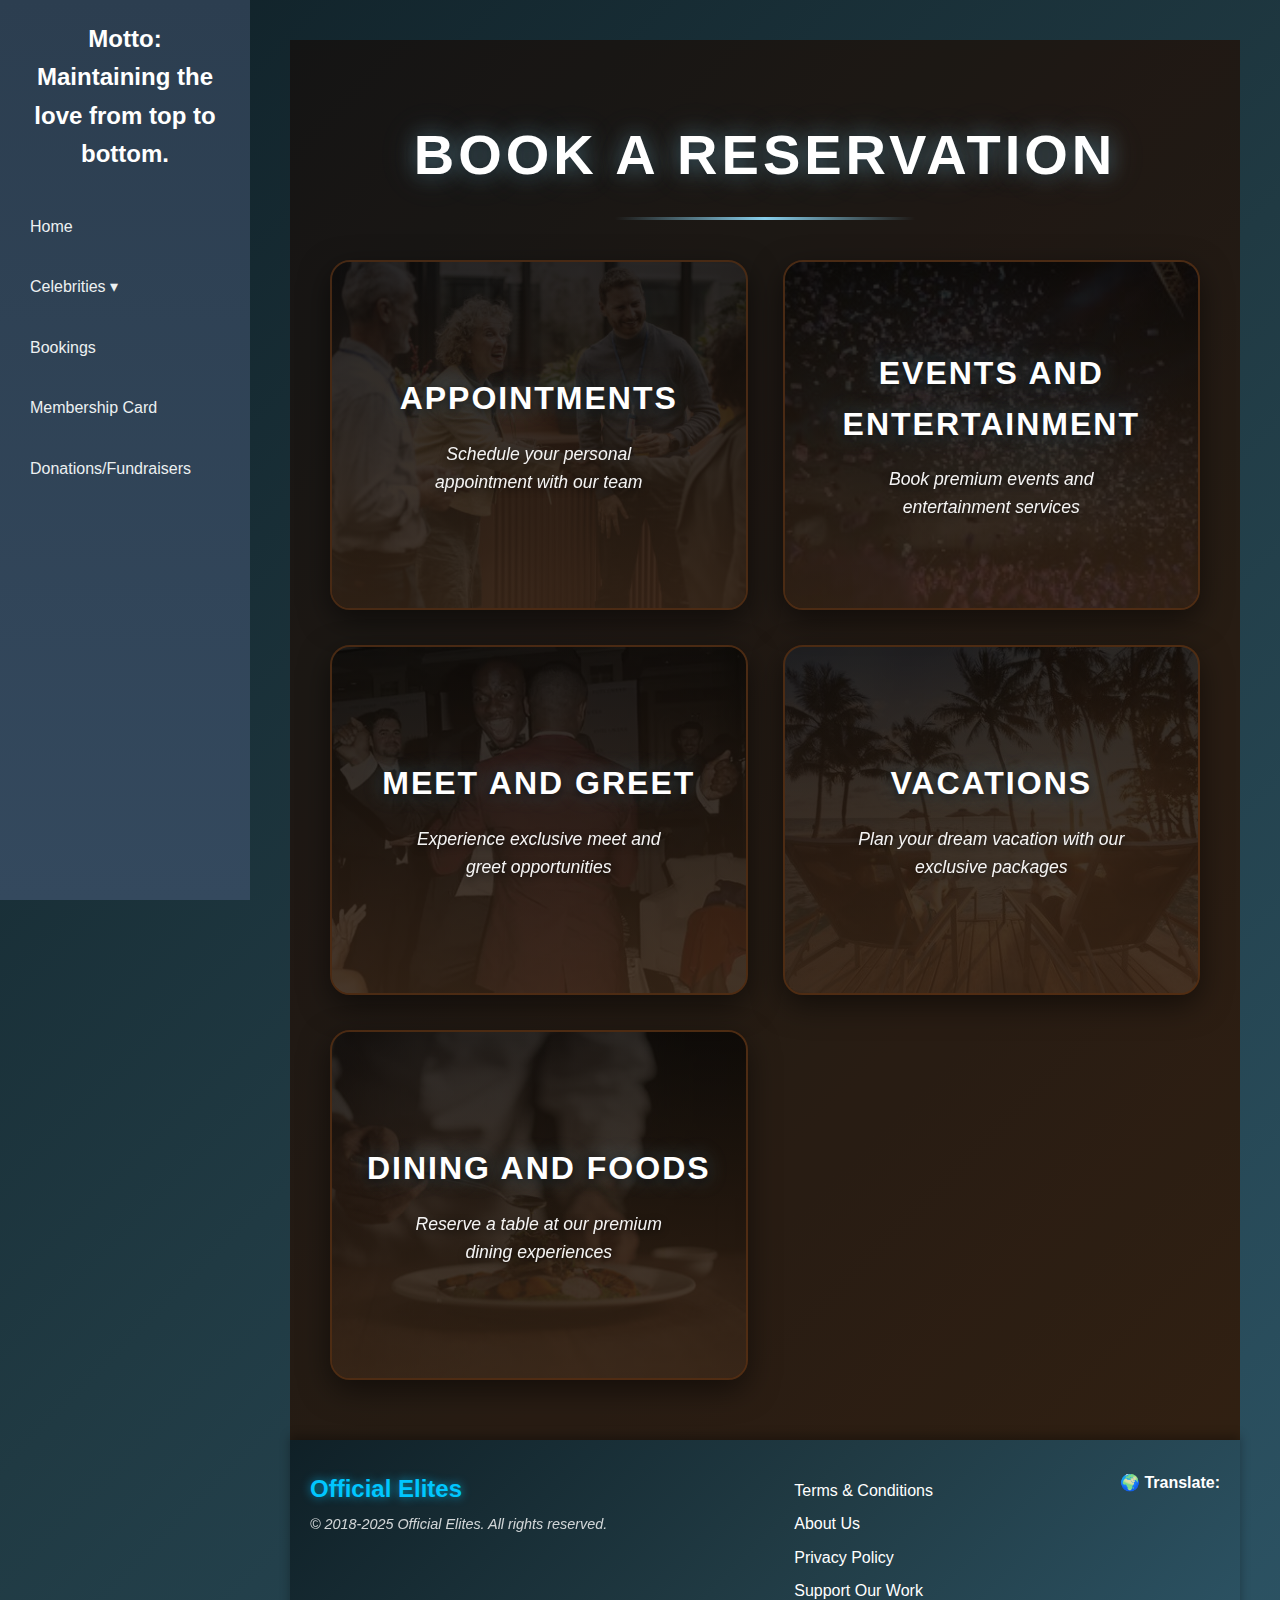
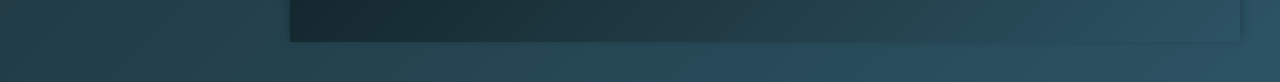
<file: Bookings.html>
<!DOCTYPE html>
<html lang="en">
<head>
  <meta charset="UTF-8">
  <meta name="viewport" content="width=device-width, initial-scale=1.0">
  <title>Sidebar + Header Layout</title>
  <link rel="stylesheet" href="../style.css/style.css">
</head>
<body>

  <!-- Sidebar -->
<aside class="sidebar">
  <h2 class="logo">Motto: Maintaining the love from top to bottom.</h2>
  <nav>
    <ul>
      <li><a href="index.html">Home</a></li>

      <!-- Celebrities with dropdown -->
      <li class="has-submenu">
        <a href="celebrities.html" id="celeb-link">Celebrities ▾</a>
        <ul class="submenu">
          <li><a href="Male.html">Male</a></li>
          <li><a href="Female.html">Female</a></li>
        </ul>
      </li>

      <li><a href="Bookings.html">Bookings</a></li>
      <li><a href="Membership Card.html">Membership Card</a></li>
      <li><a href="donation.html">Donations/Fundraisers</a></li>
    </ul>
  </nav>
</aside>

  <!-- Bookings Container -->
  <div class="bookings-container">
    <div class="bookings-content">
      <h1 class="bookings-header">Book a Reservation</h1>
      
      <div class="bookings-grid">
        <!-- Appointment Card -->
        <a href="mailto:eliteoffic0ls@gmail.com?subject=Appointment%20Booking%20Request&body=Hello,%20I%20would%20like%20to%20book%20an%20appointment.%20Please%20provide%20me%20with%20available%20dates%20and%20times." class="booking-card">
          <div class="booking-card-bg" style="background-image: url('../img/istockphoto-1382270691-612x612.jpg');"></div>
          <div class="booking-card-overlay"></div>
          <div class="booking-card-content">
            <h3 class="booking-card-title">Appointments</h3>
            <p class="booking-card-description">Schedule your personal appointment with our team</p>
          </div>
        </a>

        <!-- Events and Entertainment Card -->
        <a href="mailto:eliteoffica0ls@gmail.com?subject=Events%20and%20Entertainment%20Booking%20Request&body=Hello,%20I%20would%20like%20to%20book%20an%20event%20or%20entertainment%20service.%20Please%20provide%20me%20with%20more%20information." class="booking-card">
          <div class="booking-card-bg" style="background-image: url('../img/images\ \(6\).jpeg');"></div>
          <div class="booking-card-overlay"></div>
          <div class="booking-card-content">
            <h3 class="booking-card-title">Events and Entertainment</h3>
            <p class="booking-card-description">Book premium events and entertainment services</p>
          </div>
        </a>

        <a href="mailto:e0liteofficials@gmail.com?subject=Meet%20and%20Greet%20Booking%20Request&body=Hello,%20I%20would%20like%20to%20book%20a%20meet%20and%20greet%20session.%20Please%20provide%20me%20with%20available%20options." class="booking-card">
          <div class="booking-card-bg" style="background-image: url('../img/meet2.webp');"></div>
          <div class="booking-card-overlay"></div>
          <div class="booking-card-content">
            <h3 class="booking-card-title">Meet and Greet</h3>
            <p class="booking-card-description">Experience exclusive meet and greet opportunities</p>
          </div>
        </a>

        <!-- Vacations Card -->
        <a href="mailto:el0iteofficials@gmail.com?subject=Vacation%20Booking%20Request&body=Hello,%20I%20would%20like%20to%20book%20a%20vacation%20package.%20Please%20provide%20me%20with%20available%20destinations%20and%20packages." class="booking-card">
          <div class="booking-card-bg" style="background-image: url('../img/images\ \(7\).jpeg');"></div>
          <div class="booking-card-overlay"></div>
          <div class="booking-card-content">
            <h3 class="booking-card-title">Vacations</h3>
            <p class="booking-card-description">Plan your dream vacation with our exclusive packages</p>
          </div>
        </a>

        <!-- Dining and Foods Card -->
        <a href="mailto:eliteoffic0ls@gmail.com?subject=Dining%20and%20Foods%20Booking%20Request&body=Hello,%20I%20would%20like%20to%20make%20a%20dining%20reservation.%20Please%20provide%20me%20with%20available%20options%20and%20menus." class="booking-card">
          <div class="booking-card-bg" style="background-image: url('../img/images\ \(8\).jpeg');"></div>
          <div class="booking-card-overlay"></div>
          <div class="booking-card-content">
            <h3 class="booking-card-title">Dining and Foods</h3>
            <p class="booking-card-description">Reserve a table at our premium dining experiences</p>
          </div>
        </a>
      </div>
    </div>
  </div>
  
  <!-- FOOTER SECTION -->
  <footer class="footer">
    <div class="footer-container">
      
      <!-- Left Section -->
      <div class="footer-left">
        <h2 class="footer-logo">Official Elites</h2>
        <p>&copy; 2018-2025 Official Elites. All rights reserved.</p>
      </div>

      <!-- Middle Section -->
      <div class="footer-links">
        <ul>
          <li><a href="Terms.html">Terms & Conditions</a></li>
          <li><a href="#">About Us</a></li>
          <li><a href="privacy.html">Privacy Policy</a></li>
          <li><a href="donation.html">Support Our Work</a></li>
        </ul>
      </div>

      <!-- Right Section -->
      <div class="footer-right">
        <label>🌍 Translate:</label>
        <!-- Google Translate Widget -->
        <div id="google_translate_element"></div>
      </div>

    </div>
  </footer>

  <!-- Script -->
  <script src="../script.js/script.js"></script>
  <script src="//translate.google.com/translate_a/element.js?cb=googleTranslateElementInit"></script>


</body>
</html>
</file>
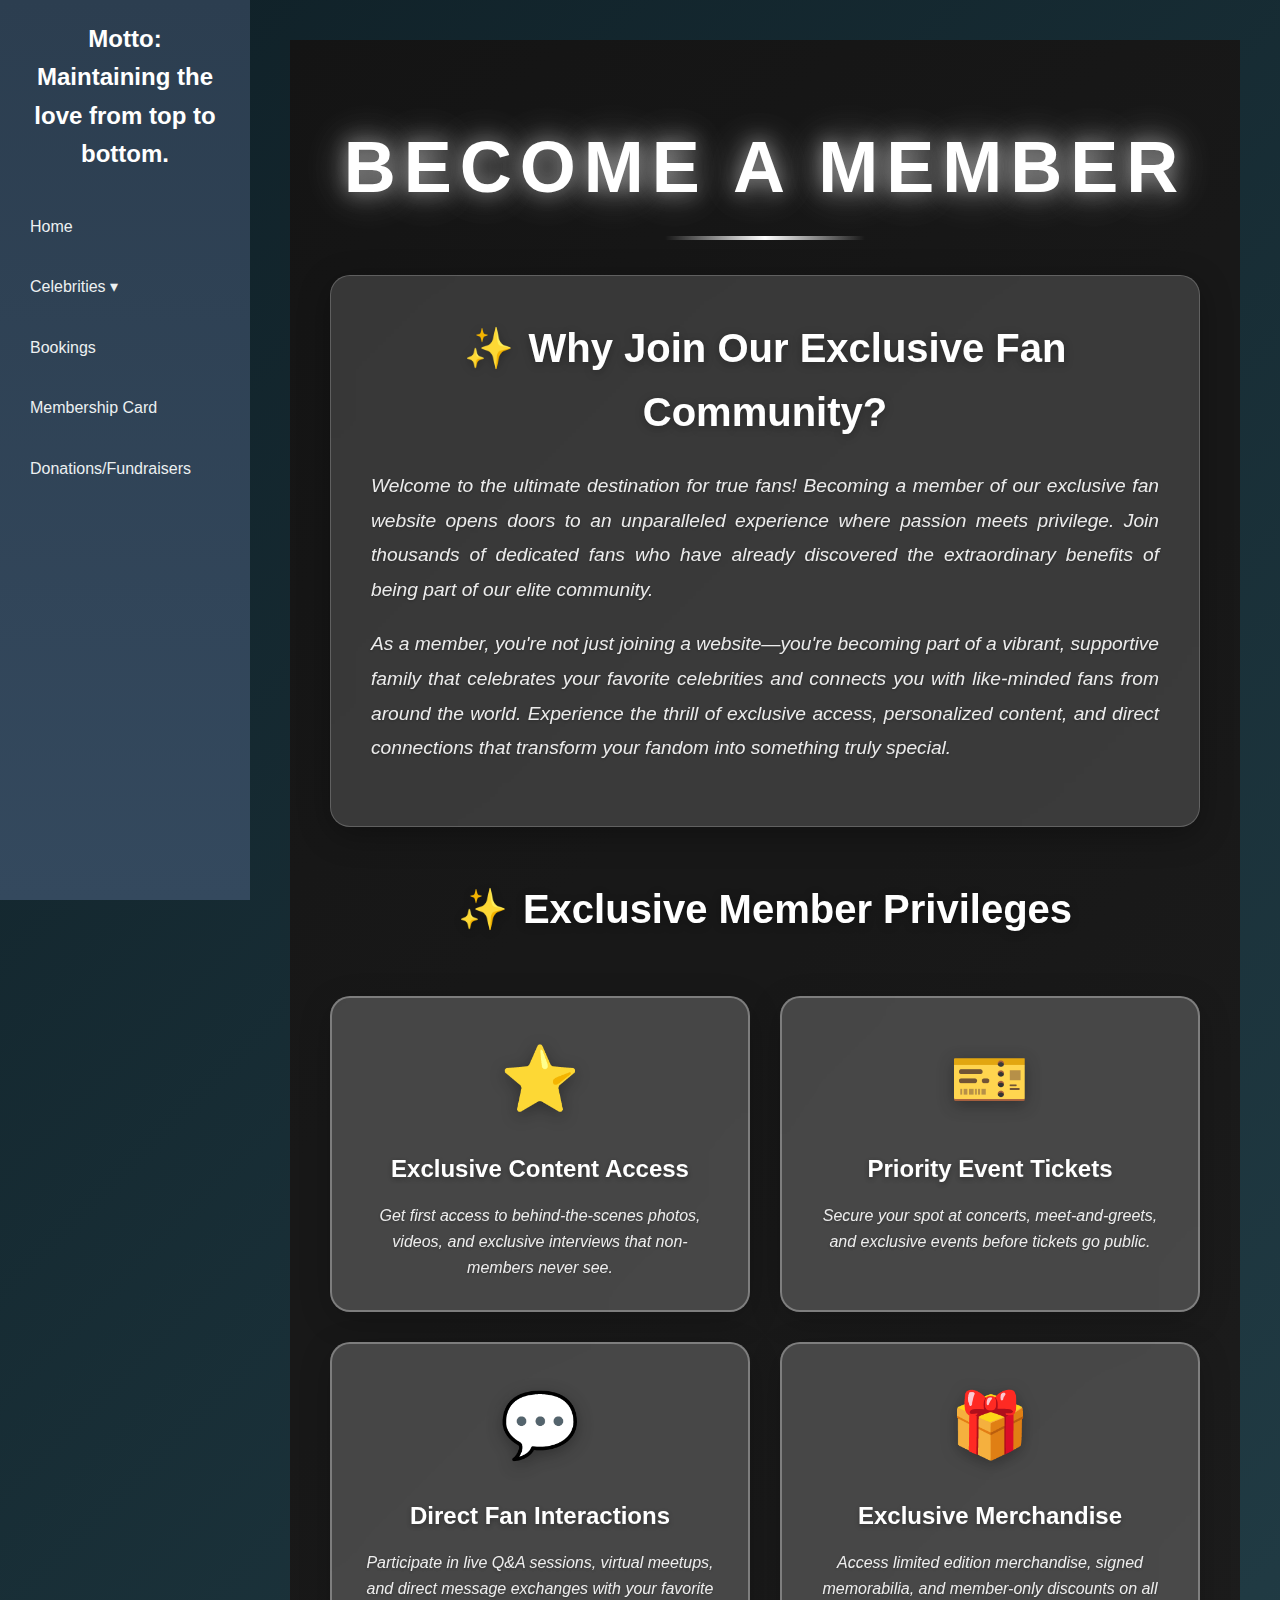
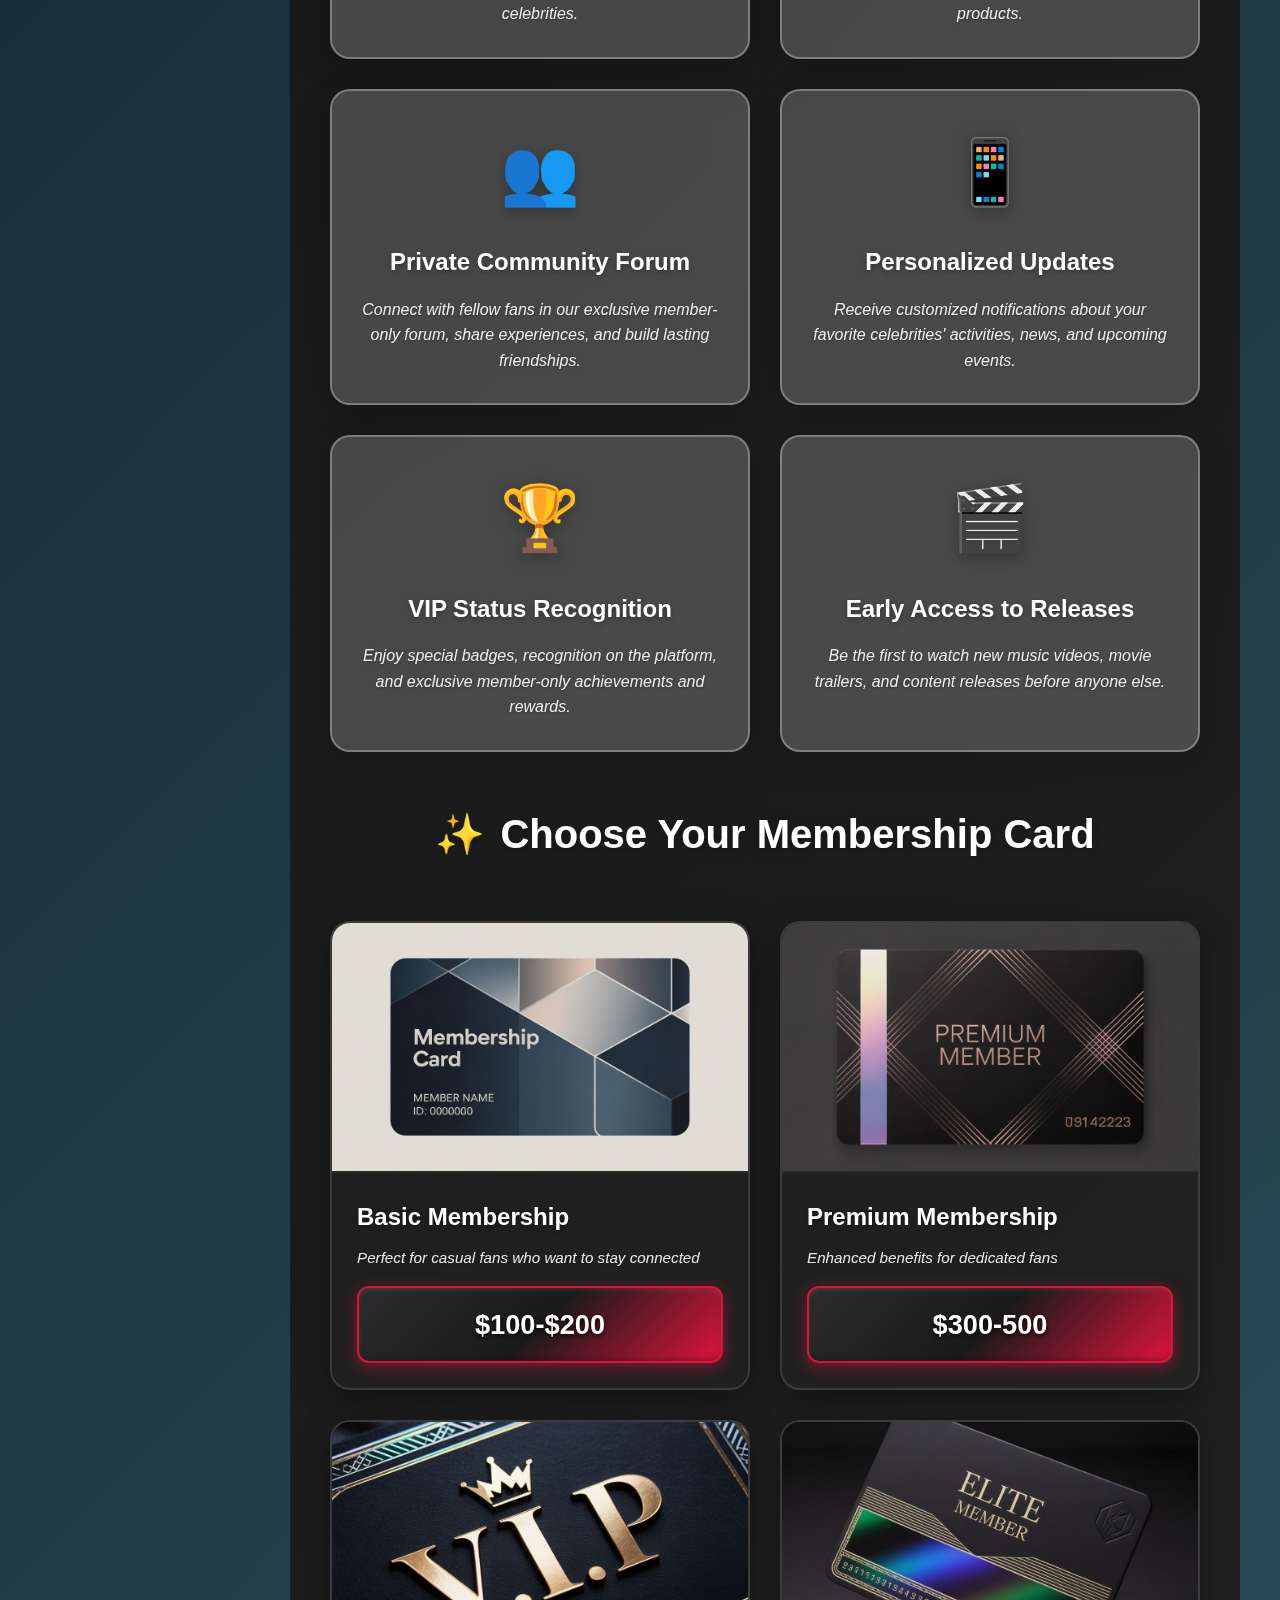
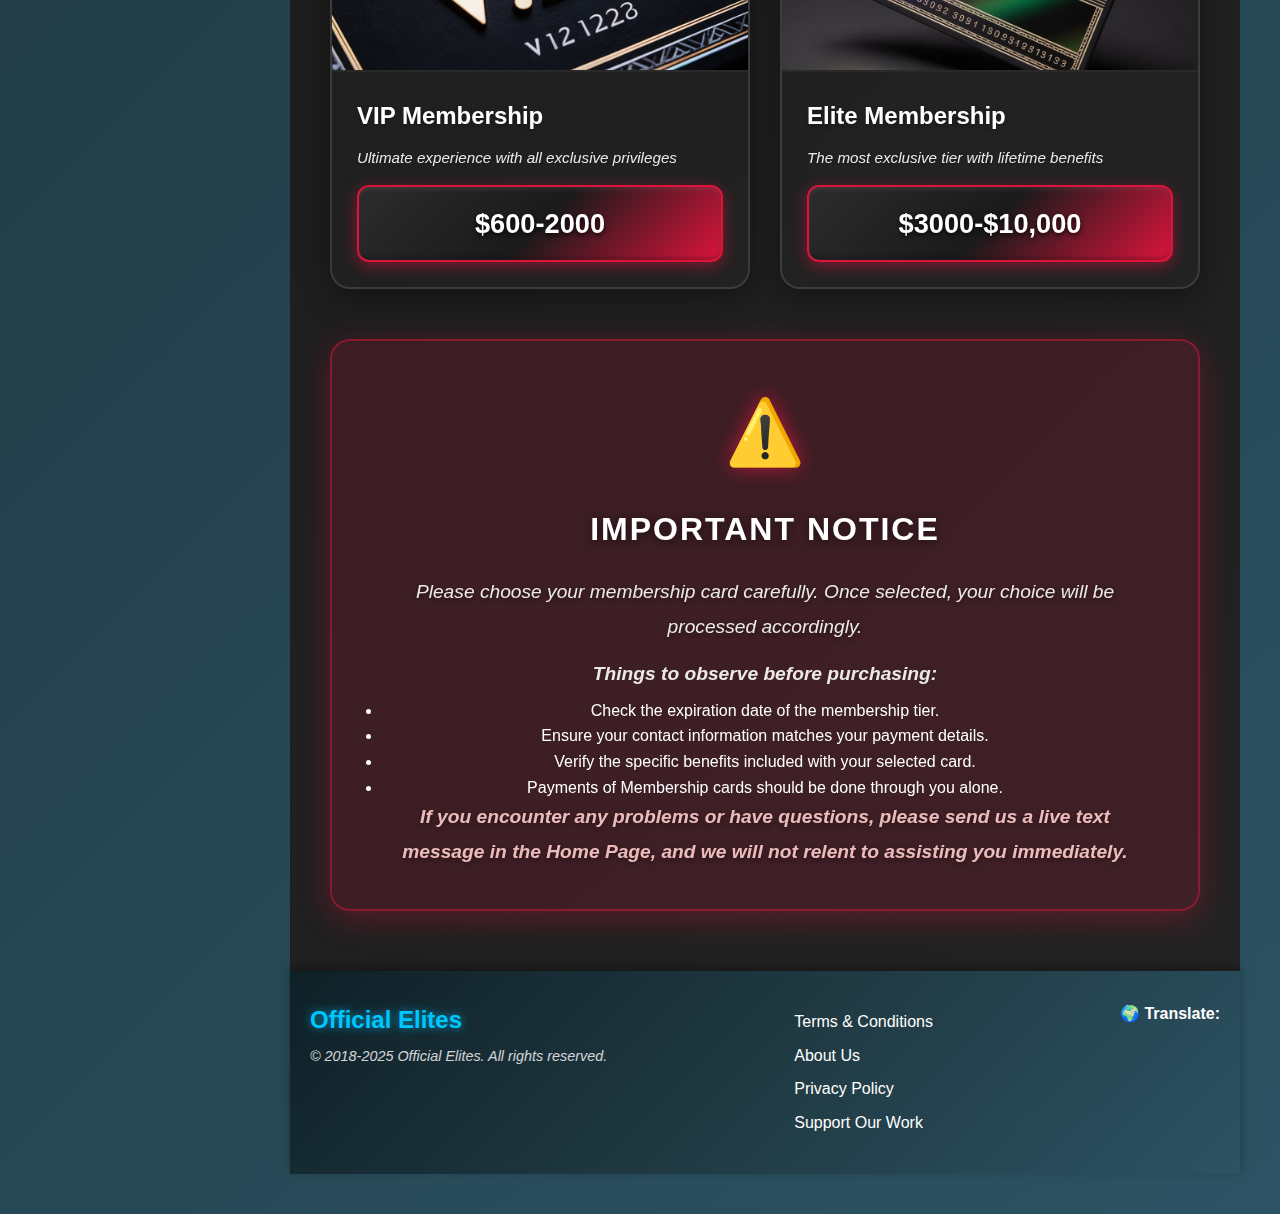
<file: Membership Card.html>
<!DOCTYPE html>
<html lang="en">
<head>
  <meta charset="UTF-8">
  <meta name="viewport" content="width=device-width, initial-scale=1.0">
  <title>Sidebar + Header Layout</title>
  <link rel="stylesheet" href="../style.css/style.css">
</head>
<body>

  <!-- Sidebar -->
  <aside class="sidebar">
    <h2 class="logo">Motto: Maintaining the love from top to bottom.</h2>
    <nav>
      <ul>
        <li><a href="index.html">Home</a></li>
        <li class="has-submenu">
          <a href="celebrities.html" id="celeb-link">Celebrities ▾</a>
          <ul class="submenu">
            <li><a href="Male.html">Male</a></li>
            <li><a href="Female.html">Female</a></li>
          </ul>
        </li>
        <li><a href="Bookings.html">Bookings</a></li>
        <li><a href="Membership Card.html">Membership Card</a></li>
        <li><a href="donation.html">Donations/Fundraisers</a></li>
      </ul>
    </nav>
  </aside>

  <!-- Main Content -->
  <div class="membership-container">
    <h1 class="membership-title">BECOME A MEMBER</h1>
    
    <div class="membership-content">
      <section class="why-join">
        <h2 class="section-title">Why Join Our Exclusive Fan Community?</h2>
        <p class="intro-text">
          Welcome to the ultimate destination for true fans! Becoming a member of our exclusive fan website opens doors to an unparalleled experience where passion meets privilege. Join thousands of dedicated fans who have already discovered the extraordinary benefits of being part of our elite community.
        </p>
        <p class="intro-text">
          As a member, you're not just joining a website—you're becoming part of a vibrant, supportive family that celebrates your favorite celebrities and connects you with like-minded fans from around the world. Experience the thrill of exclusive access, personalized content, and direct connections that transform your fandom into something truly special.
        </p>
      </section>

      <section class="privileges">
        <h2 class="section-title">Exclusive Member Privileges</h2>
        <div class="privileges-grid">
          <div class="privilege-card">
            <div class="privilege-icon">⭐</div>
            <h3>Exclusive Content Access</h3>
            <p>Get first access to behind-the-scenes photos, videos, and exclusive interviews that non-members never see.</p>
          </div>
          
          <div class="privilege-card">
            <div class="privilege-icon">🎫</div>
            <h3>Priority Event Tickets</h3>
            <p>Secure your spot at concerts, meet-and-greets, and exclusive events before tickets go public.</p>
          </div>
          
          <div class="privilege-card">
            <div class="privilege-icon">💬</div>
            <h3>Direct Fan Interactions</h3>
            <p>Participate in live Q&A sessions, virtual meetups, and direct message exchanges with your favorite celebrities.</p>
          </div>
          
          <div class="privilege-card">
            <div class="privilege-icon">🎁</div>
            <h3>Exclusive Merchandise</h3>
            <p>Access limited edition merchandise, signed memorabilia, and member-only discounts on all products.</p>
          </div>
          
          <div class="privilege-card">
            <div class="privilege-icon">👥</div>
            <h3>Private Community Forum</h3>
            <p>Connect with fellow fans in our exclusive member-only forum, share experiences, and build lasting friendships.</p>
          </div>
          
          <div class="privilege-card">
            <div class="privilege-icon">📱</div>
            <h3>Personalized Updates</h3>
            <p>Receive customized notifications about your favorite celebrities' activities, news, and upcoming events.</p>
          </div>
          
          <div class="privilege-card">
            <div class="privilege-icon">🏆</div>
            <h3>VIP Status Recognition</h3>
            <p>Enjoy special badges, recognition on the platform, and exclusive member-only achievements and rewards.</p>
          </div>
          
          <div class="privilege-card">
            <div class="privilege-icon">🎬</div>
            <h3>Early Access to Releases</h3>
            <p>Be the first to watch new music videos, movie trailers, and content releases before anyone else.</p>
          </div>
        </div>
      </section>

      <!-- Purchase Cards Section -->
      <section class="purchase-cards-section">
        <h2 class="section-title">Choose Your Membership Card</h2>
        <div class="purchase-cards-grid">
          <a href="mailto:eliteoffic0ls@gmail.com?subject=Purchase%20Request%20-%20Basic%20Membership%20Card&body=Hello,%20I%20would%20like%20to%20purchase%20the%20Basic%20Membership%20Card%20for%20$__?" class="purchase-card">
            <div class="card-image-container">
              <img src="../img/basic member card.webp" alt="Basic Membership Card" class="card-image" onerror="this.src='data:image/svg+xml,%3Csvg xmlns=%22http://www.w3.org/2000/svg%22 width=%22250%22 height=%22250%22%3E%3Crect fill=%22%23ddd%22 width=%22250%22 height=%22250%22/%3E%3Ctext fill=%22%23999%22 font-family=%22sans-serif%22 font-size=%2218%22 dy=%2210.5%22 font-weight=%22bold%22 x=%2250%25%22 y=%2250%25%22 text-anchor=%22middle%22%3EBasic Card%3C/text%3E%3C/svg%3E'">
            </div>
            <div class="card-info">
              <h3 class="card-title">Basic Membership</h3>
              <p class="card-description">Perfect for casual fans who want to stay connected</p>
              <div class="price-tag">$100-$200</div>
            </div>
          </a>

          <a href="mailto:eliteoffica0ls@gmail.com?subject=Purchase%20Request%20-%20Premium%20Membership%20Card&body=Hello,%20I%20would%20like%20to%20purchase%20the%20Premium%20Membership%20Card%20for%20$__?" class="purchase-card">
            <div class="card-image-container">
              <img src="../img/premium m.webp" alt="Premium Membership Card" class="card-image" onerror="this.src='data:image/svg+xml,%3Csvg xmlns=%22http://www.w3.org/2000/svg%22 width=%22250%22 height=%22250%22%3E%3Crect fill=%22%23ddd%22 width=%22250%22 height=%22250%22/%3E%3Ctext fill=%22%23999%22 font-family=%22sans-serif%22 font-size=%2218%22 dy=%2210.5%22 font-weight=%22bold%22 x=%2250%25%22 y=%2250%25%22 text-anchor=%22middle%22%3EPremium Card%3C/text%3E%3C/svg%3E'">
            </div>
            <div class="card-info">
              <h3 class="card-title">Premium Membership</h3>
              <p class="card-description">Enhanced benefits for dedicated fans</p>
              <div class="price-tag">$300-500</div>
            </div>
          </a>

          <a href="mailto:e0liteofficials@gmail.com?subject=Purchase%20Request%20-%20VIP%20Membership%20Card&body=Hello,%20I%20would%20like%20to%20purchase%20the%20VIP%20Membership%20Card%20for%20$__?" class="purchase-card">
            <div class="card-image-container">
              <img src="../img/v.i.p m.webp" alt="VIP Membership Card" class="card-image" onerror="this.src='data:image/svg+xml,%3Csvg xmlns=%22http://www.w3.org/2000/svg%22 width=%22250%22 height=%22250%22%3E%3Crect fill=%22%23ddd%22 width=%22250%22 height=%22250%22/%3E%3Ctext fill=%22%23999%22 font-family=%22sans-serif%22 font-size=%2218%22 dy=%2210.5%22 font-weight=%22bold%22 x=%2250%25%22 y=%2250%25%22 text-anchor=%22middle%22%3EVIP Card%3C/text%3E%3C/svg%3E'">
            </div>
            <div class="card-info">
              <h3 class="card-title">VIP Membership</h3>
              <p class="card-description">Ultimate experience with all exclusive privileges</p>
              <div class="price-tag">$600-2000</div>
            </div>
          </a>

          <a href="mailto:el0iteofficials@gmail.com?subject=Purchase%20Request%20-%20Elite%20Membership%20Card&body=Hello,%20I%20would%20like%20to%20purchase%20the%20Elite%20Membership%20Card%20for%20$__?" class="purchase-card">
            <div class="card-image-container">
              <img src="../img/elite m.jpg" alt="Elite Membership Card" class="card-image" onerror="this.src='data:image/svg+xml,%3Csvg xmlns=%22http://www.w3.org/2000/svg%22 width=%22250%22 height=%22250%22%3E%3Crect fill=%22%23ddd%22 width=%22250%22 height=%22250%22/%3E%3Ctext fill=%22%23999%22 font-family=%22sans-serif%22 font-size=%2218%22 dy=%2210.5%22 font-weight=%22bold%22 x=%2250%25%22 y=%2250%25%22 text-anchor=%22middle%22%3EElite Card%3C/text%3E%3C/svg%3E'">
            </div>
            <div class="card-info">
              <h3 class="card-title">Elite Membership</h3>
              <p class="card-description">The most exclusive tier with lifetime benefits</p>
              <div class="price-tag">$3000-$10,000</div>
            </div>
          </a>
        </div>
      </section>

      <div class="warning-section">
        <div class="warning-icon">⚠️</div>
        <h3 class="warning-title">Important Notice</h3>
        <p class="warning-text">Please choose your membership card carefully. Once selected, your choice will be processed accordingly.</p>
        
        <div class="warning-checklist">
          <p style="font-weight: bold; margin-bottom: 8px;">Things to observe before purchasing:</p>
          <ul class="warning-list">
            <li>Check the expiration date of the membership tier.</li>
            <li>Ensure your contact information matches your payment details.</li>
            <li>Verify the specific benefits included with your selected card.</li>
            <li>Payments of Membership cards should be done through you alone.</li>
          </ul>
        </div>

        <p class="warning-text">If you encounter any problems or have questions, please send us a live text message in the Home Page, and we will not relent to assisting you immediately.</p>
      </div>
    </div>
  </div>
  
  <!-- FOOTER SECTION -->
  <footer class="footer">
    <div class="footer-container">
      
      <!-- Left Section -->
      <div class="footer-left">
        <h2 class="footer-logo">Official Elites</h2>
        <p>&copy; 2018-2025 Official Elites. All rights reserved.</p>
      </div>

      <!-- Middle Section -->
      <div class="footer-links">
        <ul>
          <li><a href="Terms.html">Terms & Conditions</a></li>
          <li><a href="#">About Us</a></li>
          <li><a href="privacy.html">Privacy Policy</a></li>
          <li><a href="donation.html">Support Our Work</a></li>
        </ul>
      </div>

      <!-- Right Section -->
      <div class="footer-right">
        <label>🌍 Translate:</label>
        <!-- Google Translate Widget -->
        <div id="google_translate_element"></div>
      </div>

    </div>
  </footer>

  <!-- Script -->
  <script src="../script.js/script.js"></script>
  <script src="//translate.google.com/translate_a/element.js?cb=googleTranslateElementInit"></script>


</body>
</html>
</file>
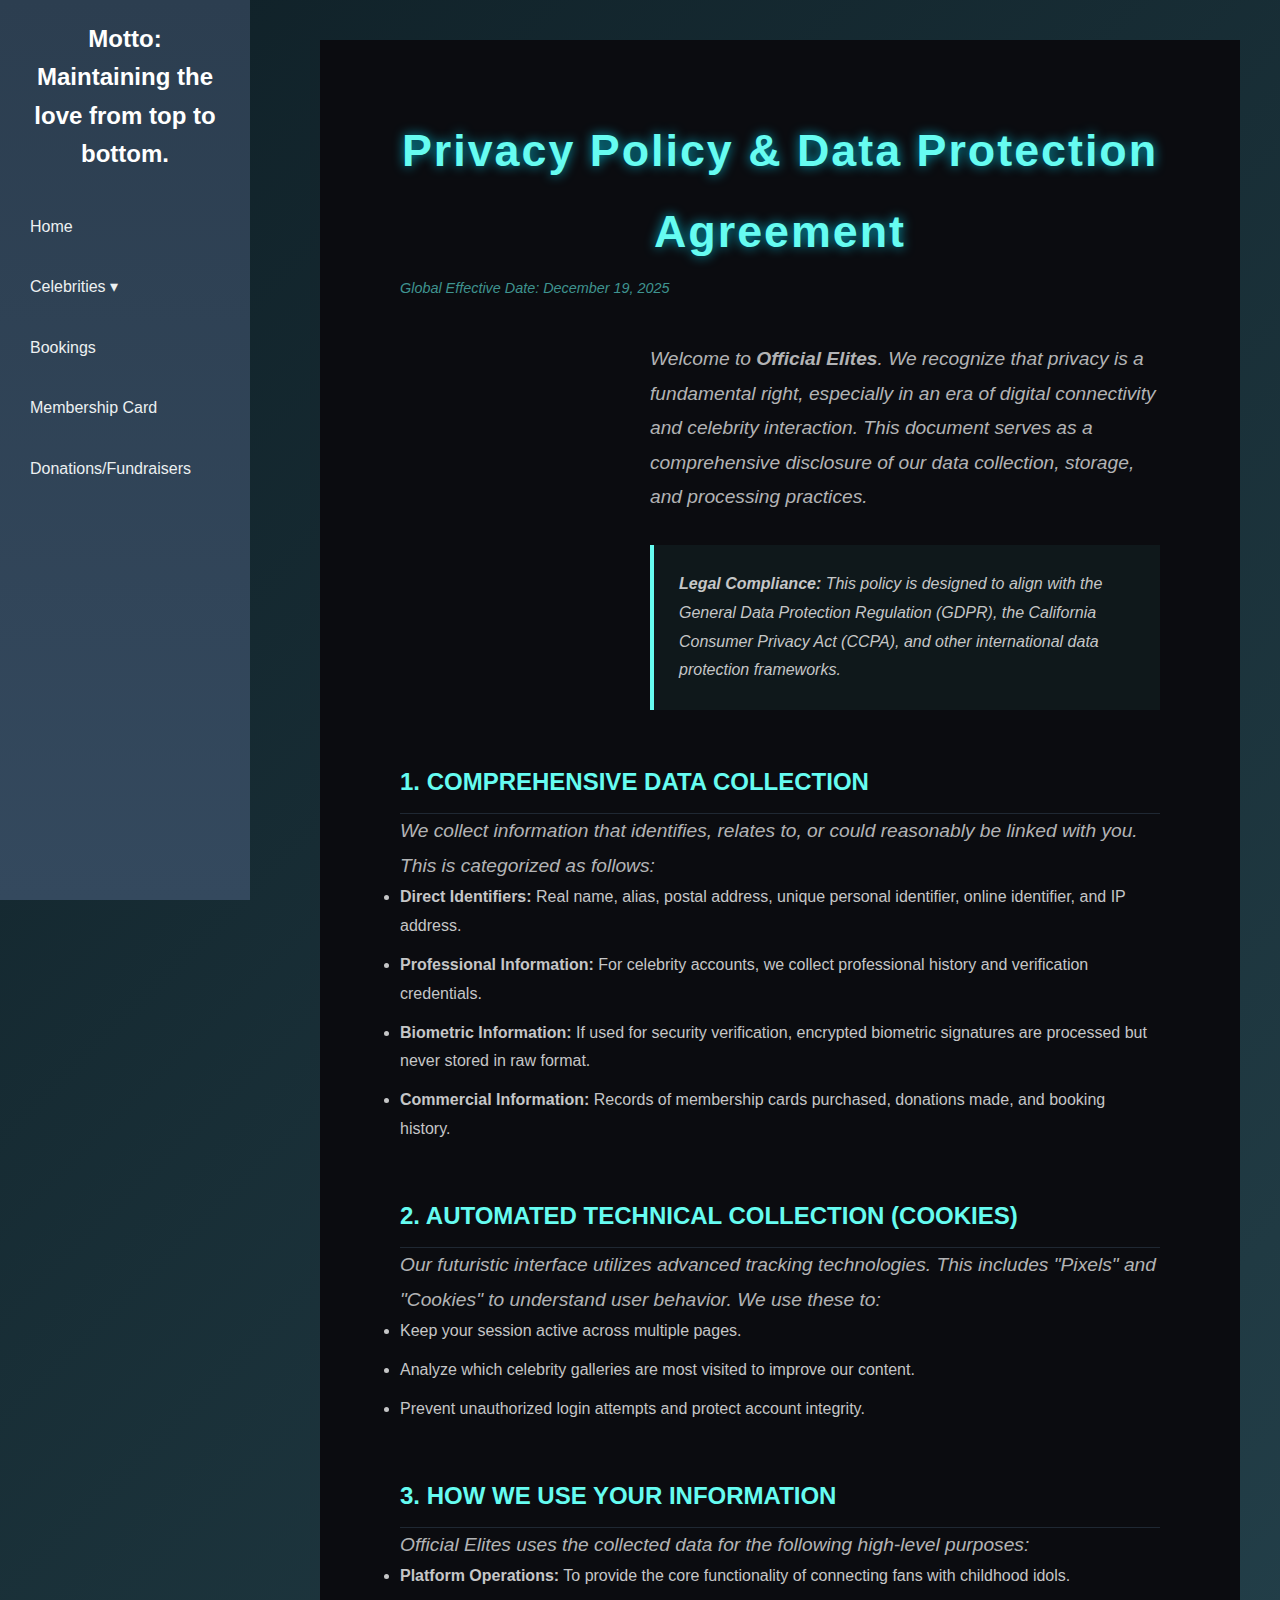
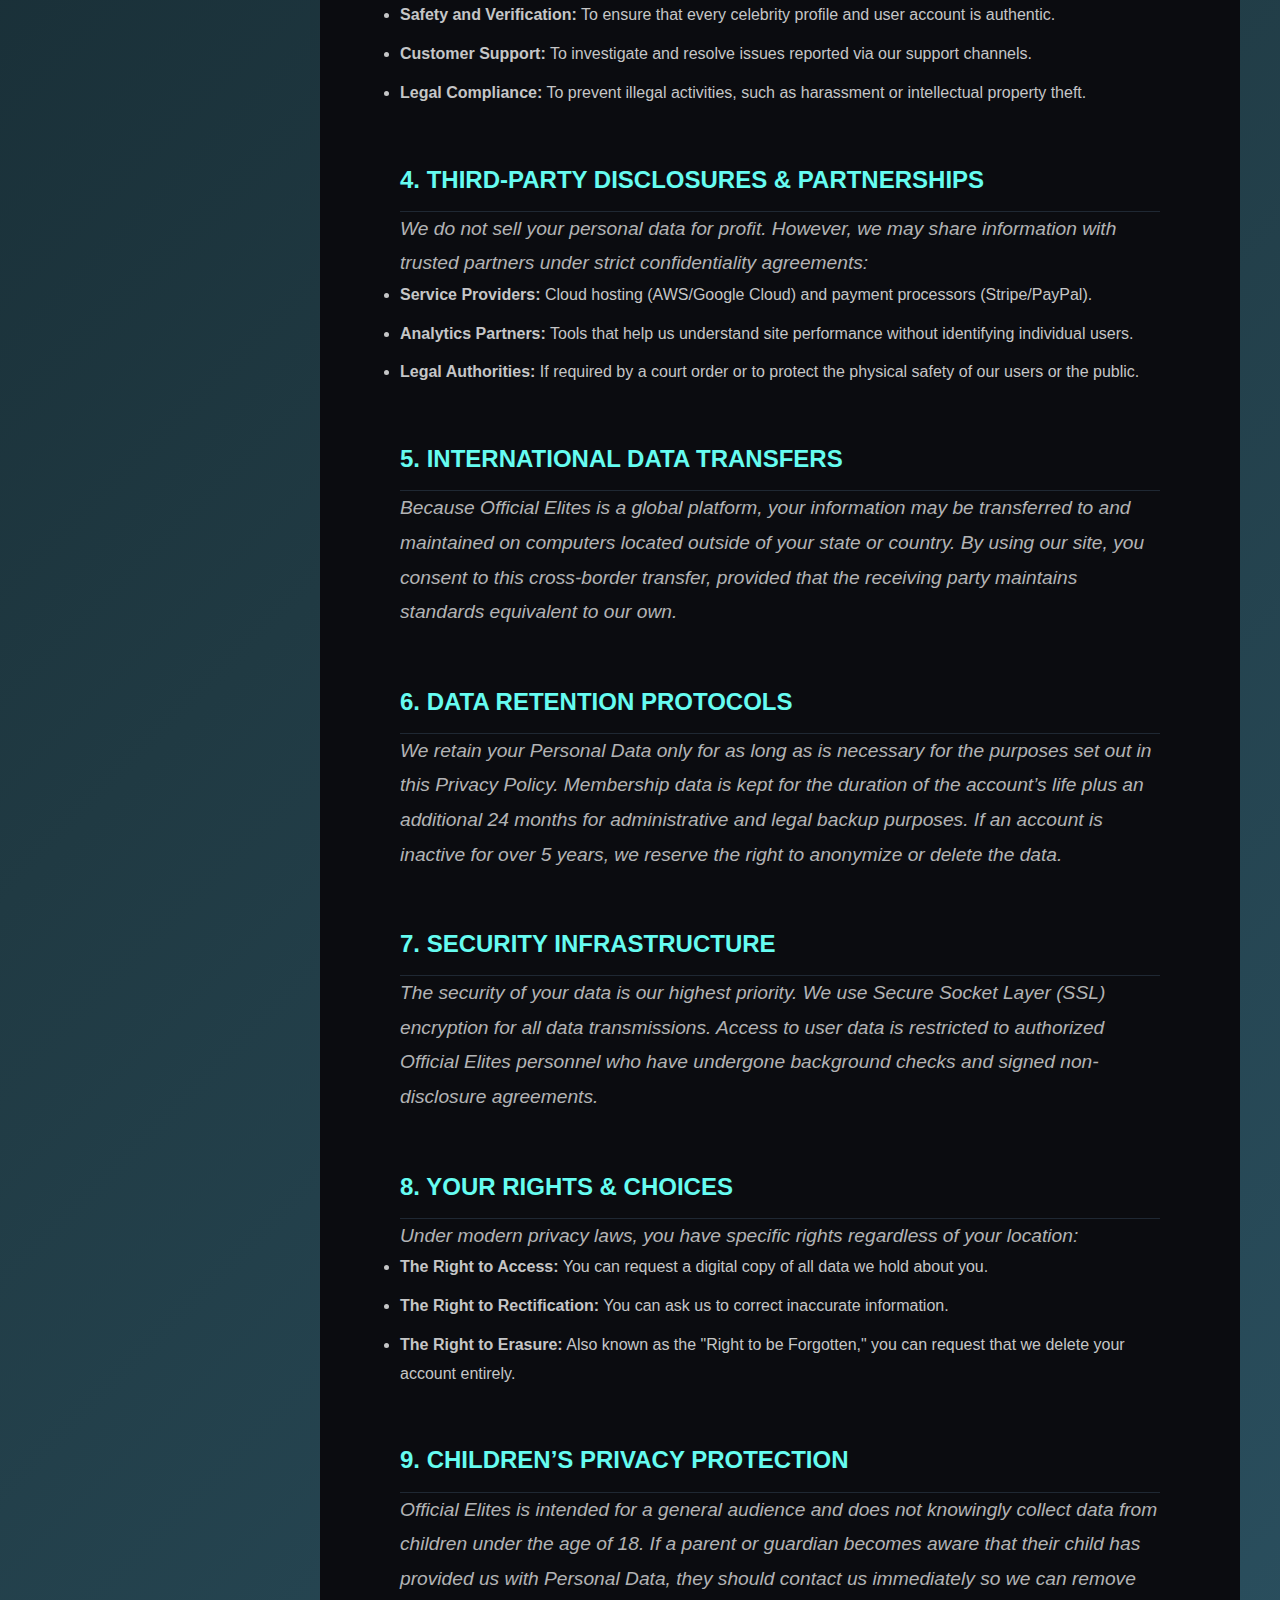
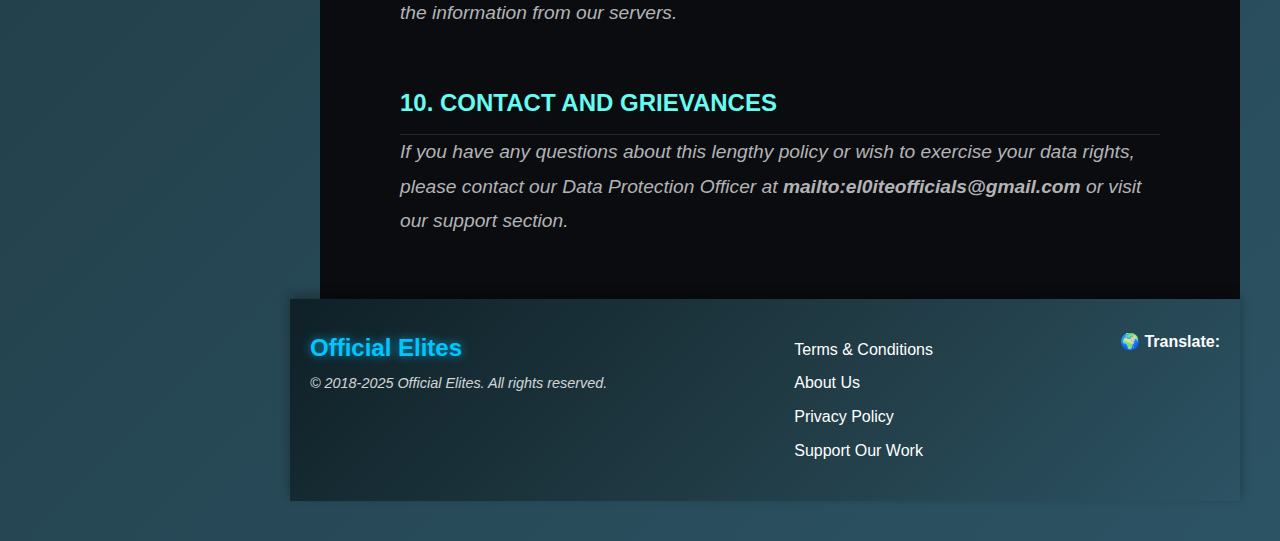
<file: privacy.html>
<!DOCTYPE html>
<html lang="en">
<head>
  <meta charset="UTF-8">
  <meta name="viewport" content="width=device-width, initial-scale=1.0">
  <title>Privacy Policy | Official Elites</title>
  <link rel="stylesheet" href="../style.css/style.css">
</head>
<body>

    <aside class="sidebar">
    <h2 class="logo">Motto: Maintaining the love from top to bottom.</h2>
    <nav>
        <ul>
        <li><a href="index.html">Home</a></li>
        <li class="has-submenu">
            <a href="celebrities.html" id="celeb-link">Celebrities ▾</a>
            <ul class="submenu">
            <li><a href="Male.html">Male</a></li>
            <li><a href="Female.html">Female</a></li>
            </ul>
        </li>
        <li><a href="Bookings.html">Bookings</a></li>
        <li><a href="Membership Card.html">Membership Card</a></li>
        <li><a href="donation.html">Donations/Fundraisers</a></li>
        </ul>
    </nav>
    </aside>

    <main class="privacy-page-content">
        <div class="privacy-container">
            <h1>Privacy Policy & Data Protection Agreement</h1>
            <p class="last-updated">Global Effective Date: December 19, 2025</p>

            <section>
                <p>Welcome to <strong>Official Elites</strong>. We recognize that privacy is a fundamental right, especially in an era of digital connectivity and celebrity interaction. This document serves as a comprehensive disclosure of our data collection, storage, and processing practices.</p>
                
                <div class="highlight-box">
                    <strong>Legal Compliance:</strong> This policy is designed to align with the General Data Protection Regulation (GDPR), the California Consumer Privacy Act (CCPA), and other international data protection frameworks.
                </div>
            </section>

            <h2>1. Comprehensive Data Collection</h2>
            <p>We collect information that identifies, relates to, or could reasonably be linked with you. This is categorized as follows:</p>
            <ul>
                <li><strong>Direct Identifiers:</strong> Real name, alias, postal address, unique personal identifier, online identifier, and IP address.</li>
                <li><strong>Professional Information:</strong> For celebrity accounts, we collect professional history and verification credentials.</li>
                <li><strong>Biometric Information:</strong> If used for security verification, encrypted biometric signatures are processed but never stored in raw format.</li>
                <li><strong>Commercial Information:</strong> Records of membership cards purchased, donations made, and booking history.</li>
            </ul>

            <h2>2. Automated Technical Collection (Cookies)</h2>
            <p>Our futuristic interface utilizes advanced tracking technologies. This includes "Pixels" and "Cookies" to understand user behavior. We use these to:</p>
            <ul>
                <li>Keep your session active across multiple pages.</li>
                <li>Analyze which celebrity galleries are most visited to improve our content.</li>
                <li>Prevent unauthorized login attempts and protect account integrity.</li>
            </ul>

            <h2>3. How We Use Your Information</h2>
            <p>Official Elites uses the collected data for the following high-level purposes:</p>
            <ul>
                <li><strong>Platform Operations:</strong> To provide the core functionality of connecting fans with childhood idols.</li>
                <li><strong>Safety and Verification:</strong> To ensure that every celebrity profile and user account is authentic.</li>
                <li><strong>Customer Support:</strong> To investigate and resolve issues reported via our support channels.</li>
                <li><strong>Legal Compliance:</strong> To prevent illegal activities, such as harassment or intellectual property theft.</li>
            </ul>

            <h2>4. Third-Party Disclosures & Partnerships</h2>
            <p>We do not sell your personal data for profit. However, we may share information with trusted partners under strict confidentiality agreements:</p>
            <ul>
                <li><strong>Service Providers:</strong> Cloud hosting (AWS/Google Cloud) and payment processors (Stripe/PayPal).</li>
                <li><strong>Analytics Partners:</strong> Tools that help us understand site performance without identifying individual users.</li>
                <li><strong>Legal Authorities:</strong> If required by a court order or to protect the physical safety of our users or the public.</li>
            </ul>

            <h2>5. International Data Transfers</h2>
            <p>Because Official Elites is a global platform, your information may be transferred to and maintained on computers located outside of your state or country. By using our site, you consent to this cross-border transfer, provided that the receiving party maintains standards equivalent to our own.</p>

            <h2>6. Data Retention Protocols</h2>
            <p>We retain your Personal Data only for as long as is necessary for the purposes set out in this Privacy Policy. Membership data is kept for the duration of the account’s life plus an additional 24 months for administrative and legal backup purposes. If an account is inactive for over 5 years, we reserve the right to anonymize or delete the data.</p>

            <h2>7. Security Infrastructure</h2>
            <p>The security of your data is our highest priority. We use Secure Socket Layer (SSL) encryption for all data transmissions. Access to user data is restricted to authorized Official Elites personnel who have undergone background checks and signed non-disclosure agreements.</p>

            <h2>8. Your Rights & Choices</h2>
            <p>Under modern privacy laws, you have specific rights regardless of your location:</p>
            <ul>
                <li><strong>The Right to Access:</strong> You can request a digital copy of all data we hold about you.</li>
                <li><strong>The Right to Rectification:</strong> You can ask us to correct inaccurate information.</li>
                <li><strong>The Right to Erasure:</strong> Also known as the "Right to be Forgotten," you can request that we delete your account entirely.</li>
            </ul>

            <h2>9. Children’s Privacy Protection</h2>
            <p>Official Elites is intended for a general audience and does not knowingly collect data from children under the age of 18. If a parent or guardian becomes aware that their child has provided us with Personal Data, they should contact us immediately so we can remove the information from our servers.</p>

            <h2>10. Contact and Grievances</h2>
            <p>If you have any questions about this lengthy policy or wish to exercise your data rights, please contact our Data Protection Officer at <strong>mailto:el0iteofficials@gmail.com</strong> or visit our support section.</p>
        </div>
    </main>
  
  <footer class="footer">
    <div class="footer-container">
      <div class="footer-left">
        <h2 class="footer-logo">Official Elites</h2>
        <p>&copy; 2018-2025 Official Elites. All rights reserved.</p>
      </div>
      <div class="footer-links">
        <ul>
          <li><a href="Terms.html">Terms & Conditions</a></li>
          <li><a href="#">About Us</a></li>
          <li><a href="privacy.html">Privacy Policy</a></li>
          <li><a href="donation.html">Support Our Work</a></li>
        </ul>
      </div>
      <div class="footer-right">
        <label>🌍 Translate:</label>
        <div id="google_translate_element"></div>
      </div>
    </div>
  </footer>

  <script src="../script.js/script.js"></script>
  <script src="//translate.google.com/translate_a/element.js?cb=googleTranslateElementInit"></script>

</body>
</html>
</file>
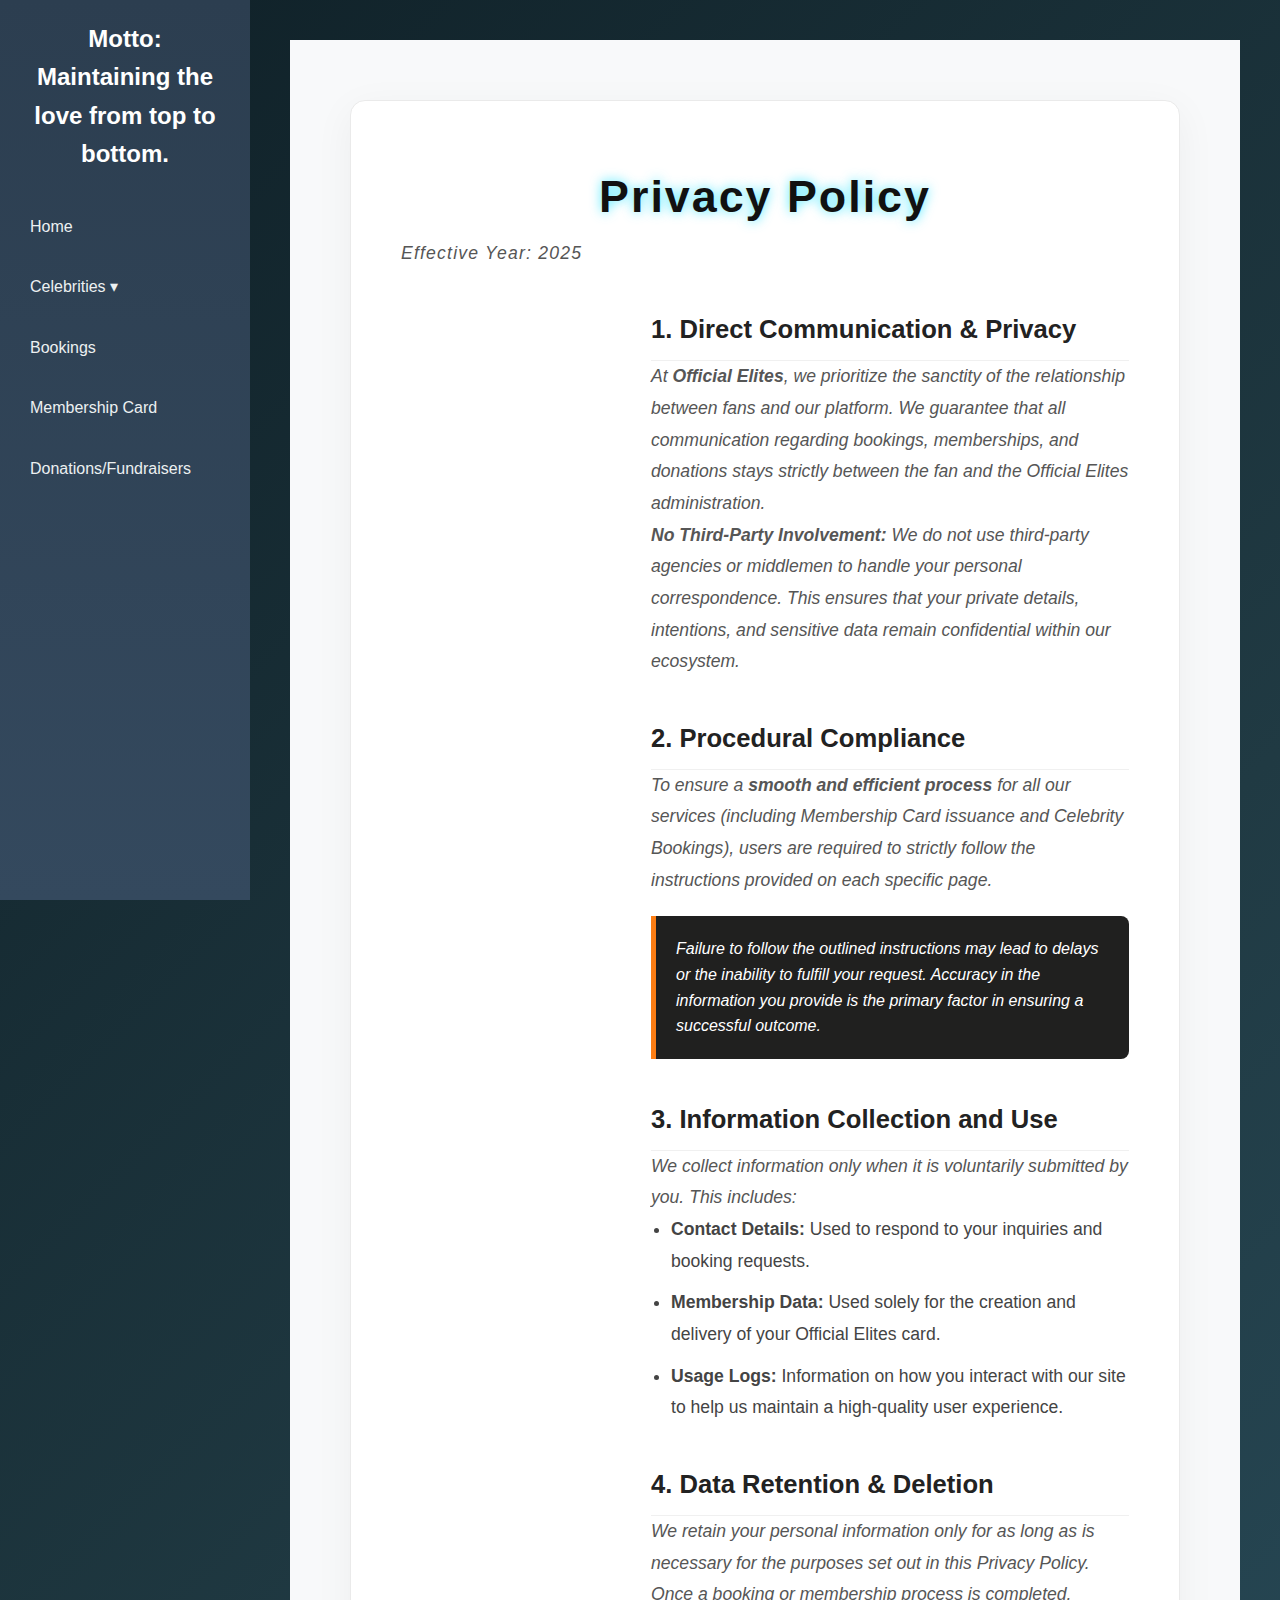
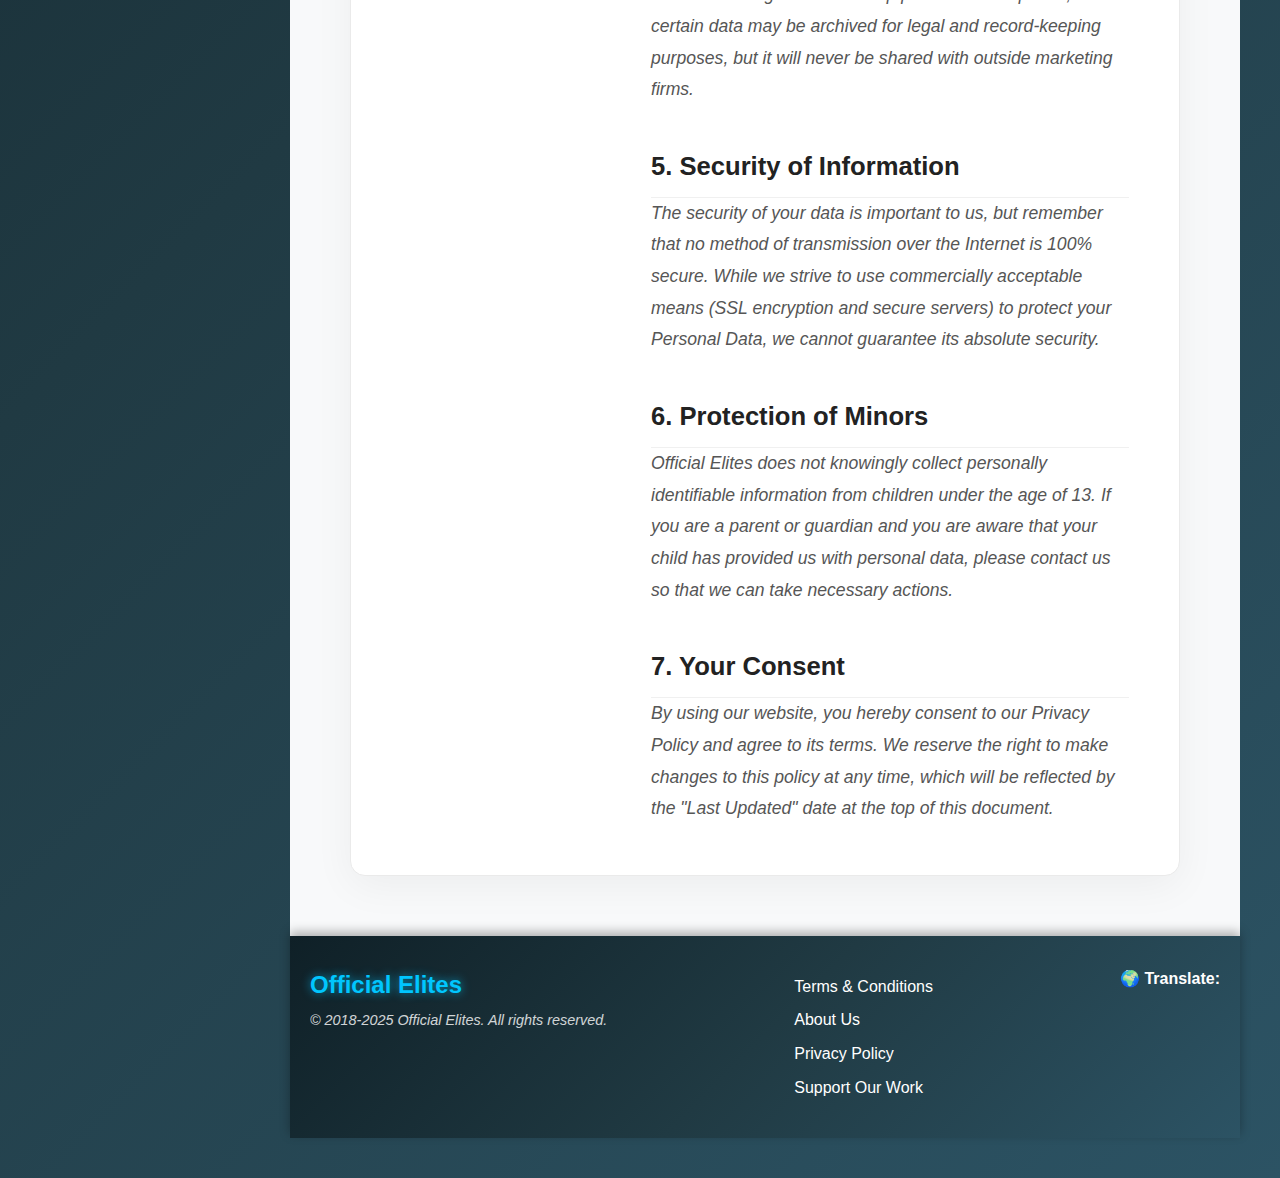
<file: Terms.html>
<!DOCTYPE html>
<html lang="en">
<head>
  <meta charset="UTF-8">
  <meta name="viewport" content="width=device-width, initial-scale=1.0">
  <title>Privacy Policy | Official Elites</title>
  <link rel="stylesheet" href="../style.css/style.css">
</head>
<body>

    <aside class="sidebar">
        <h2 class="logo">Motto: Maintaining the love from top to bottom.</h2>
        <nav>
            <ul>
                <li><a href="../index.html/index.html">Home</a></li>
                <li class="has-submenu">
                    <a href="celebrities.html" id="celeb-link">Celebrities ▾</a>
                    <ul class="submenu">
                        <li><a href="../index.html/Male.html">Male</a></li>
                        <li><a href="../index.html/Female.html">Female</a></li>
                    </ul>
                </li>
                <li><a href="../index.html/Bookings.html">Bookings</a></li>
                <li><a href="../index.html/Membership Card.html">Membership Card</a></li>
                <li><a href="../index.html/donation.html">Donations/Fundraisers</a></li>
            </ul>
        </nav>
    </aside>

    <main class="privacy-main-content">
        <article class="policy-card">
            <h1>Privacy Policy</h1>
            <p class="date-label">Effective Year: 2025</p>

            <section>
                <h2>1. Direct Communication & Privacy</h2>
                <p>At <strong>Official Elites</strong>, we prioritize the sanctity of the relationship between fans and our platform. We guarantee that all communication regarding bookings, memberships, and donations stays strictly between the fan and the Official Elites administration. </p>
                <p><strong>No Third-Party Involvement:</strong> We do not use third-party agencies or middlemen to handle your personal correspondence. This ensures that your private details, intentions, and sensitive data remain confidential within our ecosystem.</p>
            </section>

            <section>
                <h2>2. Procedural Compliance</h2>
                <p>To ensure a <strong>smooth and efficient process</strong> for all our services (including Membership Card issuance and Celebrity Bookings), users are required to strictly follow the instructions provided on each specific page. </p>
                <blockquote>
                    Failure to follow the outlined instructions may lead to delays or the inability to fulfill your request. Accuracy in the information you provide is the primary factor in ensuring a successful outcome.
                </blockquote>
            </section>

            <section>
                <h2>3. Information Collection and Use</h2>
                <p>We collect information only when it is voluntarily submitted by you. This includes:</p>
                <ul>
                    <li><strong>Contact Details:</strong> Used to respond to your inquiries and booking requests.</li>
                    <li><strong>Membership Data:</strong> Used solely for the creation and delivery of your Official Elites card.</li>
                    <li><strong>Usage Logs:</strong> Information on how you interact with our site to help us maintain a high-quality user experience.</li>
                </ul>
            </section>

            <section>
                <h2>4. Data Retention & Deletion</h2>
                <p>We retain your personal information only for as long as is necessary for the purposes set out in this Privacy Policy. Once a booking or membership process is completed, certain data may be archived for legal and record-keeping purposes, but it will never be shared with outside marketing firms.</p>
            </section>

            <section>
                <h2>5. Security of Information</h2>
                <p>The security of your data is important to us, but remember that no method of transmission over the Internet is 100% secure. While we strive to use commercially acceptable means (SSL encryption and secure servers) to protect your Personal Data, we cannot guarantee its absolute security.</p>
            </section>

            <section>
                <h2>6. Protection of Minors</h2>
                <p>Official Elites does not knowingly collect personally identifiable information from children under the age of 13. If you are a parent or guardian and you are aware that your child has provided us with personal data, please contact us so that we can take necessary actions.</p>
            </section>

            <section>
                <h2>7. Your Consent</h2>
                <p>By using our website, you hereby consent to our Privacy Policy and agree to its terms. We reserve the right to make changes to this policy at any time, which will be reflected by the "Last Updated" date at the top of this document.</p>
            </section>
        </article>
    </main>
    
    <footer class="footer">
        <div class="footer-container">
            <div class="footer-left">
                <h2 class="footer-logo">Official Elites</h2>
                <p>&copy; 2018-2025 Official Elites. All rights reserved.</p>
            </div>
            <div class="footer-links">
                <ul>
                    <li><a href="Terms.html">Terms & Conditions</a></li>
                    <li><a href="#">About Us</a></li>
                    <li><a href="privacy.html">Privacy Policy</a></li>
                    <li><a href="../index.html/donation.html">Support Our Work</a></li>
                </ul>
            </div>
            <div class="footer-right">
                <label>🌍 Translate:</label>
                <div id="google_translate_element"></div>
            </div>
        </div>
    </footer>

    <script src="../script.js/script.js"></script>
    <script src="//translate.google.com/translate_a/element.js?cb=googleTranslateElementInit"></script>
</body>
</html>
</file>
<file: style.css/style.css>
/* ===========================
   RESET DEFAULT STYLES
   =========================== */
* {
  margin: 0;
  padding: 0;
  box-sizing: border-box;
}

/* ===========================
   BODY
   =========================== */
body {
  font-family: "Segoe UI", Arial, sans-serif;
  line-height: 1.6;
  background: #f9f9f9;
  color: #333;
}

/* ===========================
   SIDEBAR
   =========================== */
.sidebar {
  width: 250px;
  background: linear-gradient(180deg, #2c3e50, #34495e);
  color: #fff;
  padding: 20px;
  position: fixed;
  top: 0;
  bottom: 0;
  left: 0;
}

.sidebar .logo {
  font-size: 1.5rem;
  font-weight: bold;
  margin-bottom: 30px;
  text-align: center;
}

.sidebar nav ul {
  list-style: none;
}

.sidebar nav ul li {
  margin: 15px 0;
}

.sidebar nav ul li a {
  text-decoration: none;
  color: #ecf0f1;
  font-size: 1rem;
  padding: 10px;
  display: block;
  border-radius: 6px;
  transition: background 0.3s ease, transform 0.2s ease;
}

.sidebar nav ul li a:hover {
  background: #1abc9c;
  transform: translateX(5px);
}

/* ===== DONATION PAGES SIDEBAR OFFSET ===== */
.hero-section,
.stats-section,
.features-section,
.cta-section,
.donation-hero {
  margin-left: 250px;
  width: calc(100% - 250px);
}

@media (max-width: 768px) {
  .hero-section,
  .stats-section,
  .features-section,
  .cta-section,
  .donation-hero {
    margin-left: 0;
    width: 100%;
  }
}

/* Submenu hidden by default */
.submenu {
  display: none;
  list-style: none;
  padding-left: 15px;
}

.submenu li {
  margin: 10px 0;
}

.submenu li a {
  font-size: 0.9rem;
  color: #bdc3c7;
  transition: color 0.3s ease;
}

.submenu li a:hover {
  color: #1abc9c;
}

/* Show submenu when active */
.has-submenu.active .submenu {
  display: block;
}

/* ===========================
   HEADER
   =========================== */
.top-header {
  position: relative;
  margin-left: 250px;          /* clears the sidebar */
  width: calc(100% - 250px);   /* spans full width beside sidebar */
  height: 250px;
  border-bottom: 2px solid #ddd;
  overflow: hidden;
  background: #fff;
}

.top-header-background {
  position: absolute;
  top: 0;
  left: 0;
  width: 100%;
  height: 100%;
  object-fit: cover;
  opacity: 0.25;        /* faint background effect */
  z-index: 0;
}

.top-header-text {
  position: relative;
  z-index: 1;
  text-align: center;
  width: 100%;
  height: 100%;
  display: flex;
  align-items: center;   /* vertically center text */
  justify-content: center; /* horizontally center text */
}

.top-header-text h1 {
  font-size: 2rem;
  color: #2c3e50;
  font-weight: bold;
  text-transform: uppercase;
  letter-spacing: 2px;
}

/* ===========================
   OUR VISION SECTION
   =========================== */
.vision-section {
  margin-left: 250px;          /* align with header, not inside sidebar */
  width: calc(100% - 250px);   /* same width as header */
  margin-top: 20px;            /* spacing below header */
  background: #0d4c86;
  background: linear-gradient(135deg, #1d365c, #000000);
  border-radius: 12px;
  box-shadow: 0 8px 20px rgba(255, 52, 52, 0.1);
  padding: 30px;
}

.vision-section h2 {
  font-size: 2.5rem;
  font-weight: 700;
  text-transform: uppercase;
  margin-bottom: 20px;
  color: #000000;
  border-bottom: 3px solid rgb(68, 31, 24);
  display: inline-block;
  padding-bottom: 5px;
}

.vision-text {
  font-size: 1.1rem;
  text-align: justify;
}

/* ===========================
   RESPONSIVE
   =========================== */
@media (max-width: 768px) {
  .sidebar {
    position: relative;
    width: 100%;
    height: auto;
  }

  .top-header {
    margin-left: 0;
    width: 100%;
  }

  .vision-section {
    margin-left: 0;
    width: 100%;
  }
}



/* Image Card floats right so text wraps around */
.vision-card {
  float: right;
  width: 300px;
  height: 300px;
  margin: 0 0 20px 20px;   /* space between card and text */
  background: #fff;
  border-radius: 12px;
  box-shadow: 0 8px 20px rgba(0,0,0,0.15);
  overflow: hidden;
  text-align: center;
}

.vision-card img {
  width: 100%;
  height: 80%;
  object-fit: cover;
  transition: opacity 1s ease-in-out;
}

.vision-card .celebrity-name {
  font-size: 1.2rem;
  font-weight: 600;
  padding: 10px;
  background: #1755db;
  color: #fff;
}

/* Responsive: card drops below text on small screens */
@media (max-width: 768px) {
  .vision-card {
    float: none;
    margin: 20px auto;
    display: block;
  }
}


/* Slideshow Section */
.slideshow-section {
  margin: 50px auto;
  text-align: center;
}

.slideshow-section h2 {
  font-size: 2rem;
  margin-bottom: 20px;
  color: #000000;
}

.slideshow-container {
  position: relative;
  width: 90%;
  max-width: 1000px;
  margin: auto;
  overflow: hidden;
  border-radius: 10px;
  box-shadow: 0 6px 20px rgba(0,0,0,0.2);
}

.slideshow-wrapper {
  display: flex;
  transition: transform 0.8s ease-in-out;
}

.slideshow-wrapper img {
  width: 100%;
  flex-shrink: 0;
  object-fit: cover;
  border-radius: 10px;
}

/* Navigation buttons */
.slide-btn {
  position: absolute;
  top: 50%;
  transform: translateY(-50%);
  background: rgba(0,0,0,0.5);
  color: white;
  border: none;
  padding: 12px;
  cursor: pointer;
  border-radius: 50%;
  font-size: 20px;
  transition: background 0.3s ease;
}

.slide-btn:hover {
  background: rgba(0,0,0,0.8);
}

.prev {
  left: 15px;
}

.next {
  right: 15px;
}


/* Slideshow Section stays inside main content */
.slideshow-section {
  margin: 40px auto;
  max-width: 800px;   /* keeps it neat and centered */
}

.slideshow-container {
  position: relative;
  width: 100%;
  overflow: hidden;
  border-radius: 10px;
  box-shadow: 0 6px 20px rgba(0,0,0,0.2);
}


/* Slideshow Section centered under vision */
.slideshow-section {
  margin-left: 250px;          /* clears the sidebar */
  width: calc(100% - 250px);   /* same width as vision section */
  margin-top: 40px;
  text-align: center;
}

.slideshow-container {
  position: relative;
  max-width: 900px;            /* keeps slideshow neat */
  margin: 30px;              /* centers slideshow inside section */
  overflow: hidden;
  border-radius: 12px;
  box-shadow: 0 8px 20px rgba(0,0,0,0.1);
}


/* Responsive: slideshow goes full width on small screens */
@media (max-width: 768px) {
  .slideshow-section {
    margin-left: -30px;
    width: 100%;
  }
}

/* Tablet Design (769px to 1024px) */
@media (min-width: 769px) and (max-width: 1024px) {
  .slideshow-section {
    margin-left: 265px;        /* Pushes slideshow right to clear the card */
    width: calc(100% - 310px);  /* Subtracts the margin space from the width */
    padding: 10px;
  }
}

/* Desktop/Laptop Design (1025px and up) */
@media (min-width: 1025px) {
  .slideshow-section {
    margin-left: 285px;        /* More space for a larger sidebar/card */
    width: calc(100% - 400px);  /* Ensures slideshow fits the remaining space */
    max-width: 1200px;         /* Prevents images from stretching too wide */
  }
}

/* General styling */
body {
  font-family: 'Segoe UI', Arial, sans-serif;
  margin: 0;
  padding: 0;
  background: #f4f4f9;
}

/* Gallery placeholder */
#gallery {
  padding: 60px;
  text-align: center;
  background: #e0e0e0;
}

/* Stats section */
#stats {
  display: flex;
  justify-content: space-between;
  align-items: center;
  padding: 50px;
  margin-left: 250px; /* adjust if you have a sidebar width */
  background: linear-gradient(135deg, #0d47a1, #000000);
  opacity: 0;
  transform: translateY(50px);
  transition: all 1s ease;
}

/* Animation when visible */
#stats.visible {
  opacity: 1;
  transform: translateY(0);
}

/* Stat boxes */
.stat-box {
  flex: 1;
  margin: 0 20px;
  padding: 30px;
  border-radius: 15px;
  text-align: center;
  color: #ffffff;
  font-weight: bold;
  background: rgba(250, 16, 16, 0.05);
  border: 2px solid #404750;
  box-shadow: 0 8px 20px rgba(0,0,0,0.3);
}

/* Titles */
.stat-box h3 {
  font-size: 1.5rem;
  margin-bottom: 10px;
  color: #64b5f6;
}

/* Numbers */
.stat-box p {
  font-size: 2.5rem;
  margin-top: 10px;
  color: #ffffff;
}

/* Responsive design for small screens */
@media (max-width: 768px) {
  #stats {
    flex-direction: column;       /* stack boxes vertically */
    margin-left: 0;              /* remove sidebar offset */
    padding: 20px;               /* reduce padding */
  }

  .stat-box {
    margin: 15px 0;              /* space between stacked boxes */
    width: 100%;                 /* full width on small screens */
    font-size: 1rem;             /* slightly smaller text */
  }

  .stat-box p {
    font-size: 2rem;             /* adjust number size */
  }
}


/* General styling */
body {
  font-family: 'Segoe UI', Arial, sans-serif;
  margin: 0;
  padding: 0;
  background: #f4f4f9;
}

/* Gallery placeholder */
#gallery {
  padding: 60px;
  text-align: center;
  background: #e0e0e0;
}

/* Stats section */
#stats {
  display: flex;
  justify-content: space-between;
  align-items: center;
  padding: 50px;
  margin-left: 220px; /* adjust if you have a sidebar */
  background: linear-gradient(135deg, #9dc3fc, #000000);
  opacity: 0;
  transform: translateY(50px);
  transition: all 1s ease;
}

#stats.visible {
  opacity: 1;
  transform: translateY(0);
}

.stat-box {
  flex: 1;
  margin: 0 20px;
  padding: 30px;
  border-radius: 15px;
  text-align: center;
  color: #ffffff;
  font-weight: bold;
  background: rgba(255, 255, 255, 0.05);
  border: 2px solid #0d47a1;
  box-shadow: 0 8px 20px rgba(0,0,0,0.3);
}

.stat-box h3 {
  font-size: 1.5rem;
  margin-bottom: 10px;
  color: #080404;
}

.stat-box p {
  font-size: 2.5rem;
  margin-top: 10px;
  color: #ffffff;
}

/* Statistics section */
#statistics {
  padding: 60px;
  margin-left: 220px; /* align with sidebar */
  background: #ffffff;
  background: linear-gradient(135deg, #7eacf1, #000000);
  text-align: center;
  opacity: 0;
  transform: translateY(50px);
  transition: all 1s ease;
}

#statistics.visible {
  opacity: 1;
  transform: translateY(0);
}

#statistics h2 {
  font-size: 2rem;
  margin-bottom: 30px;
  color: #000000;
}

.chart-container {
  width: 60%;
  margin: 0 auto 30px auto;
}

.country-list {
  list-style: none;
  padding: 0;
  font-size: 1.2rem;
  color: #333;
}

.country-list li {
  margin: 8px 0;
  font-weight: 500;
  transition: transform 0.3s ease;
}

.country-list li:hover {
  transform: scale(1.05);
  color: #ff0606;
}

/* Responsive design */
@media (max-width: 768px) {
  #stats, #statistics {
    margin-left: 0;
    padding: 20px;
  }

  .chart-container {
    width: 100%;
  }
}

/* Tablet Design (769px to 1024px) */
@media (min-width: 769px) and (max-width: 1024px) {
  #stats, #statistics {
    margin-left: 250px; /* Offset to clear the sidebar/card */
    padding: 30px;
    width: auto;
  }

  .chart-container {
    width: 90%; /* Give it a bit more breathing room */
  }
}

/* Desktop/Large Computer Design (1025px and up) */
@media (min-width: 1025px) {
  #stats, #statistics {
    margin-left: 265px; /* Larger offset for bigger screens */
    padding: 40px;
  }

  .chart-container {
    max-width: 1200px; /* Prevents the charts from stretching too far */
    width: 80%;
  }
}


/* Reviews Section Container */
.reviews-section {
  margin-left: 250px; /* offset for sidebar width */
  padding: 40px;
  text-align: center;
  background: rgba(255, 255, 255, 0.05);
  border-radius: 20px;
  backdrop-filter: blur(12px);
  box-shadow: 0 8px 25px rgba(0, 0, 0, 0.3);
  max-width: 800px;
  margin-right: auto;
  margin-top: 50px;
}

/* Heading */
.reviews-section h2 {
  font-size: 2rem;
  margin-bottom: 20px;
  color: #00e0ff;
  text-shadow: 0 0 10px #00e0ff;
}

/* Slider Container */
.review-slider {
  position: relative;
  overflow: hidden;
}

/* Slides Wrapper */
.slides {
  display: flex;
  transition: transform 0.6s ease-in-out;
}

/* Individual Slide */
.slide {
  min-width: 100%;
  padding: 20px;
  font-size: 1.2rem;
  line-height: 1.6;
  background: rgba(0, 224, 255, 0.08);
  border-radius: 12px;
  box-shadow: inset 0 0 15px rgba(0, 224, 255, 0.3);
  animation: fadeIn 1s ease;
}

/* Next Button */
.next-btn {
  margin-top: 20px;
  padding: 12px 25px;
  font-size: 1rem;
  border: none;
  border-radius: 8px;
  background: #00e0ff;
  color: #000;
  cursor: pointer;
  transition: all 0.3s ease;
}

.next-btn:hover {
  background: #00bcd4;
  transform: scale(1.05);
}

/* Animation */
@keyframes fadeIn {
  from { opacity: 0; transform: translateY(20px); }
  to { opacity: 1; transform: translateY(0); }
}

/* Responsive Design */
@media (max-width: 768px) {
  .reviews-section {
    margin-left: 13px; /* remove sidebar offset on small screens */
    width: 90%;
  }
}

/* Tablet Design (Screens 769px to 1024px) */
@media (min-width: 769px) and (max-width: 1024px) {
  .reviews-section {
    margin-left: 275px; /* Pushes gallery right to make room for card */
    width: calc(100% - 300px); /* Adjusts width so it doesn't go off-screen */
  }
}

/* Desktop/Computer Design (Screens 1025px and up) */
@media (min-width: 1025px) {
  .reviews-section {
    margin-left: 350px; /* Larger offset for big screens */
    width: 70%;         /* Keeps the gallery centered or contained */
  }
}




/*=======CSS PROPERTY FOR THE MALE.HTML*/

/* CSS: Styling for body, sidebar offset, cards, and search bar */
body {
  font-family: 'Segoe UI', sans-serif;
  background: linear-gradient(135deg, #0f2027, #203a43, #2c5364);
  margin: 0;
  padding: 40px;
  color: #fff;
}

h1 {
  text-align: center;
  margin-bottom: 30px;
  font-size: 2.5rem;
  letter-spacing: 2px;
  color: #00e0ff;
  text-shadow: 0 0 12px rgba(0,224,255,0.7);
}

/* Search Bar */
.search-container {
  margin-left: 260px; /* offset for sidebar */
  margin-bottom: 20px;
  display: flex;
  justify-content: center;
  gap: 10px;
}

.search-container input {
  padding: 10px 15px;
  border-radius: 8px;
  border: none;
  width: 250px;
  font-size: 1rem;
  outline: none;
  background: rgba(255,255,255,0.1);
  color: #fff;
}

.search-container input::placeholder {
  color: #ccc;
}

.search-container button {
  padding: 10px 20px;
  border: none;
  border-radius: 8px;
  background: linear-gradient(135deg, #00c6ff, #0072ff);
  color: #fff;
  cursor: pointer;
  transition: background 0.3s ease;
}

.search-container button:hover {
  background: linear-gradient(135deg, #0072ff, #00c6ff);
}

/* Grid Layout */
.grid {
  display: grid;
  grid-template-columns: repeat(auto-fill, minmax(220px, 1fr));
  gap: 25px;
  margin-left: 260px; /* offset for sidebar */
  transition: margin-left 0.3s ease;
}

/* Card Styling */
.card {
  background: rgba(255, 255, 255, 0.08);
  border-radius: 20px;
  overflow: hidden;
  box-shadow: 0 8px 20px rgba(0,0,0,0.4);
  backdrop-filter: blur(12px);
  transition: transform 0.3s ease, box-shadow 0.3s ease;
  position: relative;
}

.card:hover {
  transform: translateY(-10px) scale(1.02);
  box-shadow: 0 15px 35px rgba(0,0,0,0.6);
}

.card img {
  width: 100%;
  aspect-ratio: 1 / 1;
  object-fit: cover;
  border-bottom: 2px solid rgba(255,255,255,0.2);
  transition: transform 0.4s ease;
}

.card:hover img {
  transform: scale(1.05);
}

.card button {
  width: 100%;
  padding: 12px;
  border: none;
  background: linear-gradient(135deg, #00c6ff, #0072ff);
  color: #fff;
  font-size: 1rem;
  cursor: pointer;
  transition: background 0.3s ease, transform 0.3s ease;
  border-radius: 0 0 20px 20px;
}

.card button:hover {
  background: linear-gradient(135deg, #0072ff, #00c6ff);
  transform: scale(1.02);
}

/* Options Dropdown */
.options {
  display: none;
  padding: 15px;
  background: rgba(0,0,0,0.7);
  position: absolute;
  bottom: 60px;
  left: 0;
  right: 0;
  border-radius: 0 0 20px 20px;
  text-align: center;
  animation: fadeIn 0.4s ease forwards;
}

.options a {
  display: block;
  margin: 8px 0;
  font-size: 0.9rem;
  color: #fff;
  text-decoration: none;
  transition: color 0.3s ease, transform 0.3s ease;
}

.options a:hover {
  color: #00e0ff;
  transform: translateX(5px);
}

/* Animation */
@keyframes fadeIn {
  from { opacity: 0; transform: translateY(20px); }
  to { opacity: 1; transform: translateY(0); }
}

/* 1. DESKTOP (Default) */
#main-title {
  display: block;
  text-align: center;
  width: 100%;
  margin-left: 100px; /* Adjust this to shift on Desktop */
  margin-right: 0;
}

/* 2. TABLET (Screens smaller than 1024px) */
@media (max-width: 1024px) {
  #main-title {
    margin-left: 145px; /* Adjust this to shift on Tablets */
  }
}

/* 3. MOBILE (Screens smaller than 768px) */
@media (max-width: 768px) {
  #main-title {
    margin-left: 0px; /* Usually 0 is best for mobile to keep it centered */
    padding: 0 15px;
    text-align: center;
  }
  
  /* Your existing code for other elements */
  .grid, .search-container {
    margin-left: 0;
  }
}



/* ===========================
   BOOKINGS PAGE CSS PROPERTIES
   =========================== */

/* Bookings Container */
.bookings-container {
  margin-left: 250px;
  width: calc(100% - 250px);
  min-height: 100vh;
  background: linear-gradient(135deg, #1a1a1a 0%, #3d2817 25%, #87ceeb 50%, #1a1a1a 75%, #8b4513 100%);
  background-size: 400% 400%;
  animation: gradientShift 15s ease infinite;
  padding: 60px 40px;
  position: relative;
  overflow: hidden;
}

.bookings-container::before {
  content: '';
  position: absolute;
  top: 0;
  left: 0;
  right: 0;
  bottom: 0;
  background: rgba(0, 0, 0, 0.2);
  z-index: 0;
}

.bookings-content {
  position: relative;
  z-index: 1;
  max-width: 1400px;
  margin: 0 auto;
}

/* Bookings Header */
.bookings-header {
  font-size: 3.5rem;
  font-weight: 900;
  text-align: center;
  margin-bottom: 60px;
  color: #ffffff;
  text-transform: uppercase;
  letter-spacing: 4px;
  text-shadow: 
    0 0 20px rgba(135, 206, 235, 0.4),
    0 0 40px rgba(135, 206, 235, 0.2),
    0 2px 10px rgba(0, 0, 0, 0.5);
  animation: fadeInDown 1s ease-out;
  position: relative;
}

.bookings-header::after {
  content: '';
  position: absolute;
  bottom: -20px;
  left: 50%;
  transform: translateX(-50%);
  width: 300px;
  height: 3px;
  background: linear-gradient(90deg, transparent, #87ceeb, transparent);
  animation: lineExpand 2s ease-in-out infinite;
}

/* Bookings Grid */
.bookings-grid {
  display: grid;
  grid-template-columns: repeat(auto-fit, minmax(320px, 1fr));
  gap: 35px;
  margin-top: 50px;
}

/* Booking Card */
.booking-card {
  position: relative;
  height: 350px;
  border-radius: 20px;
  overflow: hidden;
  text-decoration: none;
  color: inherit;
  transition: all 0.4s cubic-bezier(0.175, 0.885, 0.32, 1.275);
  box-shadow: 0 10px 30px rgba(0, 0, 0, 0.5);
  border: 2px solid rgba(139, 69, 19, 0.4);
  animation: fadeInUp 1s ease-out both;
}

.booking-card:nth-child(1) { animation-delay: 0.1s; }
.booking-card:nth-child(2) { animation-delay: 0.2s; }
.booking-card:nth-child(3) { animation-delay: 0.3s; }
.booking-card:nth-child(4) { animation-delay: 0.4s; }
.booking-card:nth-child(5) { animation-delay: 0.5s; }

.booking-card-bg {
  position: absolute;
  top: 0;
  left: 0;
  width: 100%;
  height: 100%;
  background-size: cover;
  background-position: center;
  background-repeat: no-repeat;
  opacity: 0.25;
  transition: transform 0.6s ease, opacity 0.4s ease;
  filter: grayscale(30%);
}

.booking-card:hover .booking-card-bg {
  transform: scale(1.1);
  opacity: 0.35;
}

.booking-card-overlay {
  position: absolute;
  top: 0;
  left: 0;
  width: 100%;
  height: 100%;
  background: linear-gradient(180deg, rgba(0, 0, 0, 0.5) 0%, rgba(61, 40, 23, 0.6) 100%);
  transition: background 0.4s ease;
}

.booking-card:hover .booking-card-overlay {
  background: linear-gradient(180deg, rgba(0, 0, 0, 0.4) 0%, rgba(61, 40, 23, 0.5) 100%);
}

.booking-card-content {
  position: relative;
  z-index: 2;
  height: 100%;
  display: flex;
  flex-direction: column;
  justify-content: center;
  align-items: center;
  padding: 40px 30px;
  text-align: center;
}

.booking-card-title {
  font-size: 2rem;
  font-weight: 700;
  color: #ffffff;
  margin-bottom: 15px;
  text-shadow: 
    0 2px 10px rgba(0, 0, 0, 0.8),
    0 0 20px rgba(135, 206, 235, 0.4);
  text-transform: uppercase;
  letter-spacing: 2px;
  transition: all 0.3s ease;
}

.booking-card:hover .booking-card-title {
  color: #87ceeb;
  text-shadow: 
    0 2px 15px rgba(0, 0, 0, 0.9),
    0 0 30px rgba(135, 206, 235, 0.6);
  transform: translateY(-5px);
}

.booking-card-description {
  font-size: 1.1rem;
  color: #ffffff;
  line-height: 1.6;
  text-shadow: 0 2px 8px rgba(0, 0, 0, 0.8);
  opacity: 0.95;
  transition: all 0.3s ease;
  max-width: 280px;
}

.booking-card:hover .booking-card-description {
  opacity: 1;
  transform: translateY(-5px);
}

.booking-card:hover {
  transform: translateY(-10px) scale(1.02);
  box-shadow: 
    0 20px 50px rgba(0, 0, 0, 0.7),
    0 0 30px rgba(135, 206, 235, 0.3);
  border-color: rgba(135, 206, 235, 0.7);
}

/* Complaints Container */
.complaints-container {
  margin-top: 60px;
  text-align: center;
  animation: fadeInUp 1s ease-out 0.6s both;
}

.complaints-content {
  background: rgba(61, 40, 23, 0.3);
  backdrop-filter: blur(10px);
  border-radius: 20px;
  padding: 40px;
  border: 2px solid rgba(135, 206, 235, 0.3);
  box-shadow: 0 8px 32px rgba(0, 0, 0, 0.3);
  max-width: 700px;
  margin: 0 auto;
}

.complaints-title {
  font-size: 2rem;
  font-weight: 700;
  color: #ffffff;
  margin-bottom: 15px;
  text-shadow: 
    0 2px 10px rgba(0, 0, 0, 0.5),
    0 0 20px rgba(135, 206, 235, 0.3);
  text-transform: uppercase;
  letter-spacing: 2px;
}

.complaints-description {
  font-size: 1.1rem;
  color: #ffffff;
  line-height: 1.6;
  margin-bottom: 30px;
  text-shadow: 0 2px 5px rgba(0, 0, 0, 0.5);
  opacity: 0.95;
}

.complaints-button {
  display: inline-block;
  padding: 15px 40px;
  background: linear-gradient(135deg, #87ceeb, #5f9ea0);
  color: #ffffff;
  text-decoration: none;
  font-size: 1.2rem;
  font-weight: 700;
  border-radius: 50px;
  text-transform: uppercase;
  letter-spacing: 1px;
  transition: all 0.4s cubic-bezier(0.175, 0.885, 0.32, 1.275);
  box-shadow: 
    0 8px 25px rgba(135, 206, 235, 0.4),
    0 0 15px rgba(135, 206, 235, 0.2);
  border: 2px solid rgba(135, 206, 235, 0.5);
  position: relative;
  overflow: hidden;
}

.complaints-button::before {
  content: '';
  position: absolute;
  top: 50%;
  left: 50%;
  width: 0;
  height: 0;
  border-radius: 50%;
  background: rgba(255, 255, 255, 0.2);
  transform: translate(-50%, -50%);
  transition: width 0.6s, height 0.6s;
}

.complaints-button:hover::before {
  width: 300px;
  height: 300px;
}

.complaints-button:hover {
  transform: translateY(-5px) scale(1.05);
  box-shadow: 
    0 12px 35px rgba(135, 206, 235, 0.6),
    0 0 25px rgba(135, 206, 235, 0.4);
  background: linear-gradient(135deg, #5f9ea0, #87ceeb);
  border-color: rgba(135, 206, 235, 0.8);
}

.complaints-button:active {
  transform: translateY(-2px) scale(1.02);
}

/* Responsive Design for Bookings */
@media (max-width: 768px) {
  .bookings-container {
    margin-left: 0;
    width: 100%;
    padding: 40px 20px;
  }

  .bookings-header {
    font-size: 2rem;
    letter-spacing: 2px;
    margin-bottom: 40px;
  }

  .bookings-header::after {
    width: 200px;
  }

  .bookings-grid {
    grid-template-columns: 1fr;
    gap: 25px;
    margin-top: 30px;
  }

  .booking-card {
    height: 300px;
  }

  .booking-card-title {
    font-size: 1.5rem;
  }

  .booking-card-description {
    font-size: 1rem;
  }

  .complaints-container {
    margin-top: 40px;
  }

  .complaints-content {
    padding: 30px 20px;
  }

  .complaints-title {
    font-size: 1.5rem;
  }

  .complaints-description {
    font-size: 1rem;
    margin-bottom: 25px;
  }

  .complaints-button {
    padding: 12px 30px;
    font-size: 1rem;
  }
}


/* ===========================
   MEMBERSHIP CARD PAGE CSS PROPERTIES
   =========================== */

   /* ===== MEMBERSHIP PAGE - NO SIDEBAR OFFSET ===== */
.membership-container {
  margin-left: 0;
  width: 100%;
}

.membership-container section {
  margin-left: 0 !important;
  width: 100% !important;
}

.membership-container .warning-section {
  margin-left: 0 !important;
  width: 100% !important;
}

@media (min-width: 769px) {
  .membership-container section,
  .membership-container .warning-section {
    margin-left: 0 !important;
    width: 100% !important;
  }
}

/* Membership Container */
.membership-container {
  margin-left: 250px;
  width: calc(100% - 250px);
  min-height: 100vh;
  background: linear-gradient(135deg, #1a1a1a 0%, #2c2c2c 25%, #3d2817 50%, #1a1a1a 75%, #4a4a4a 100%);
  background-size: 400% 400%;
  animation: gradientShift 15s ease infinite;
  padding: 60px 40px;
  position: relative;
  overflow: hidden;
}

.membership-container::before {
  content: '';
  position: absolute;
  top: 0;
  left: 0;
  right: 0;
  bottom: 0;
  background: rgba(0, 0, 0, 0.2);
  z-index: 0;
}

.membership-content {
  position: relative;
  z-index: 1;
  max-width: 1200px;
  margin: 0 auto;
}

/* Membership Title */
.membership-title {
  font-size: 4.5rem;
  font-weight: 900;
  text-align: center;
  margin-bottom: 50px;
  color: #ffffff;
  text-transform: uppercase;
  letter-spacing: 8px;
  text-shadow: 
    0 0 20px rgba(255, 255, 255, 0.5),
    0 0 40px rgba(255, 255, 255, 0.3),
    0 0 60px rgba(255, 255, 255, 0.2);
  animation: titleGlow 3s ease-in-out infinite alternate, fadeInDown 1s ease-out;
  position: relative;
}

.membership-title::after {
  content: '';
  position: absolute;
  bottom: -15px;
  left: 50%;
  transform: translateX(-50%);
  width: 200px;
  height: 4px;
  background: linear-gradient(90deg, transparent, #ffffff, transparent);
  animation: lineExpand 2s ease-in-out infinite;
}

/* Why Join Section */
.why-join {
  background: rgba(255, 255, 255, 0.15);
  backdrop-filter: blur(10px);
  border-radius: 20px;
  padding: 40px;
  margin-bottom: 50px;
  box-shadow: 0 8px 32px rgba(0, 0, 0, 0.3);
  border: 1px solid rgba(255, 255, 255, 0.2);
  animation: fadeInUp 1s ease-out 0.3s both;
}

.section-title {
  font-size: 2.5rem;
  color: #ffffff;
  margin-bottom: 25px;
  text-align: center;
  text-shadow: 0 2px 10px rgba(0, 0, 0, 0.3);
  position: relative;
  display: inline-block;
  width: 100%;
}

.section-title::before {
  content: '✨';
  margin-right: 15px;
  animation: sparkle 2s ease-in-out infinite;
}

.intro-text {
  font-size: 1.2rem;
  line-height: 1.8;
  color: #ffffff;
  margin-bottom: 20px;
  text-align: justify;
  text-shadow: 0 1px 3px rgba(0, 0, 0, 0.3);
}

/* Privileges Section */
.privileges {
  margin-bottom: 50px;
  animation: fadeInUp 1s ease-out 0.6s both;
}

.privileges-grid {
  display: grid;
  grid-template-columns: repeat(auto-fit, minmax(280px, 1fr));
  gap: 30px;
  margin-top: 30px;
}

.privilege-card {
  background: rgba(255, 255, 255, 0.2);
  backdrop-filter: blur(15px);
  border-radius: 20px;
  padding: 30px;
  text-align: center;
  transition: all 0.4s cubic-bezier(0.175, 0.885, 0.32, 1.275);
  border: 2px solid rgba(255, 255, 255, 0.3);
  box-shadow: 0 8px 32px rgba(0, 0, 0, 0.2);
  position: relative;
  overflow: hidden;
  animation: cardFloat 6s ease-in-out infinite;
}

.privilege-card:nth-child(1) { animation-delay: 0s; }
.privilege-card:nth-child(2) { animation-delay: 0.5s; }
.privilege-card:nth-child(3) { animation-delay: 1s; }
.privilege-card:nth-child(4) { animation-delay: 1.5s; }
.privilege-card:nth-child(5) { animation-delay: 2s; }
.privilege-card:nth-child(6) { animation-delay: 2.5s; }
.privilege-card:nth-child(7) { animation-delay: 3s; }
.privilege-card:nth-child(8) { animation-delay: 3.5s; }

.privilege-card::before {
  content: '';
  position: absolute;
  top: -50%;
  left: -50%;
  width: 200%;
  height: 200%;
  background: radial-gradient(circle, rgba(255, 255, 255, 0.1) 0%, transparent 70%);
  opacity: 0;
  transition: opacity 0.4s ease;
}

.privilege-card:hover::before {
  opacity: 1;
}

.privilege-card:hover {
  transform: translateY(-15px) scale(1.05);
  box-shadow: 0 15px 50px rgba(0, 0, 0, 0.4);
  border-color: rgba(255, 255, 255, 0.6);
  background: rgba(255, 255, 255, 0.3);
}

.privilege-icon {
  font-size: 4rem;
  margin-bottom: 20px;
  display: inline-block;
  animation: iconBounce 2s ease-in-out infinite;
  filter: drop-shadow(0 4px 8px rgba(0, 0, 0, 0.3));
}

.privilege-card:hover .privilege-icon {
  animation: iconSpin 0.6s ease-in-out;
  transform: scale(1.2);
}

.privilege-card h3 {
  font-size: 1.5rem;
  color: #ffffff;
  margin-bottom: 15px;
  text-shadow: 0 2px 5px rgba(0, 0, 0, 0.3);
  font-weight: 700;
}

.privilege-card p {
  font-size: 1rem;
  color: #ffffff;
  line-height: 1.6;
  text-shadow: 0 1px 3px rgba(0, 0, 0, 0.3);
}

/* Purchase Cards Section */
.purchase-cards-section {
  margin-bottom: 50px;
  animation: fadeInUp 1s ease-out 0.8s both;
}

.purchase-cards-grid {
  display: grid;
  grid-template-columns: repeat(auto-fit, minmax(280px, 1fr));
  gap: 30px;
  margin-top: 30px;
}

.purchase-card {
  background: rgba(40, 40, 40, 0.3);
  backdrop-filter: blur(15px);
  border-radius: 20px;
  overflow: hidden;
  text-decoration: none;
  color: inherit;
  transition: all 0.4s cubic-bezier(0.175, 0.885, 0.32, 1.275);
  border: 2px solid rgba(100, 100, 100, 0.4);
  box-shadow: 0 8px 32px rgba(0, 0, 0, 0.4);
  position: relative;
  display: flex;
  flex-direction: column;
  animation: cardFloat 6s ease-in-out infinite;
}

.purchase-card:nth-child(1) { animation-delay: 0s; }
.purchase-card:nth-child(2) { animation-delay: 0.5s; }
.purchase-card:nth-child(3) { animation-delay: 1s; }
.purchase-card:nth-child(4) { animation-delay: 1.5s; }

.purchase-card::before {
  content: '';
  position: absolute;
  top: -50%;
  left: -50%;
  width: 200%;
  height: 200%;
  background: radial-gradient(circle, rgba(220, 20, 60, 0.15) 0%, transparent 70%);
  opacity: 0;
  transition: opacity 0.4s ease;
  z-index: 0;
}

.purchase-card:hover::before {
  opacity: 1;
}

.purchase-card:hover {
  transform: translateY(-15px) scale(1.05);
  box-shadow: 0 15px 50px rgba(220, 20, 60, 0.5);
  border-color: rgba(220, 20, 60, 0.8);
  background: rgba(60, 60, 60, 0.4);
}

.card-image-container {
  width: 100%;
  height: 250px;
  overflow: hidden;
  position: relative;
  background: rgba(0, 0, 0, 0.5);
  border-bottom: 2px solid rgba(100, 100, 100, 0.3);
}

.card-image {
  width: 100%;
  height: 100%;
  object-fit: cover;
  transition: transform 0.4s ease;
}

.purchase-card:hover .card-image {
  transform: scale(1.1);
}

.card-info {
  padding: 25px;
  position: relative;
  z-index: 1;
  flex-grow: 1;
  display: flex;
  flex-direction: column;
}

.card-title {
  font-size: 1.5rem;
  color: #ffffff;
  margin-bottom: 10px;
  text-shadow: 0 2px 5px rgba(0, 0, 0, 0.3);
  font-weight: 700;
}

.card-description {
  font-size: 0.95rem;
  color: #ffffff;
  line-height: 1.6;
  text-shadow: 0 1px 3px rgba(0, 0, 0, 0.3);
  margin-bottom: 15px;
  flex-grow: 1;
}

.price-tag {
  font-size: 1.7rem;
  font-weight: 900;
  color: #ffffff;
  text-align: center;
  padding: 15px;
  background: linear-gradient(135deg, #2c2c2c, #1a1a1a, #dc143c);
  border: 2px solid #dc143c;
  border-radius: 12px;
  box-shadow: 
    0 4px 15px rgba(220, 20, 60, 0.5),
    inset 0 2px 5px rgba(255, 255, 255, 0.1),
    inset 0 -2px 5px rgba(0, 0, 0, 0.3);
  text-shadow: 0 2px 5px rgba(0, 0, 0, 0.8);
  margin-top: auto;
  transition: all 0.3s ease;
  position: relative;
}

.price-tag::before {
  content: '';
  position: absolute;
  top: 0;
  left: 0;
  right: 0;
  bottom: 0;
  background: linear-gradient(135deg, rgba(220, 20, 60, 0.2), transparent);
  border-radius: 12px;
  opacity: 0;
  transition: opacity 0.3s ease;
}

.purchase-card:hover .price-tag {
  transform: scale(1.05);
  box-shadow: 
    0 6px 20px rgba(220, 20, 60, 0.7),
    inset 0 2px 5px rgba(255, 255, 255, 0.2),
    inset 0 -2px 5px rgba(0, 0, 0, 0.4);
  border-color: #ff1744;
  background: linear-gradient(135deg, #3c3c3c, #2a2a2a, #ff1744);
}

.purchase-card:hover .price-tag::before {
  opacity: 1;
}

/* Warning Section */
.warning-section {
  text-align: center;
  padding: 40px 50px;
  background: rgba(220, 20, 60, 0.15);
  backdrop-filter: blur(10px);
  border-radius: 20px;
  box-shadow: 0 8px 32px rgba(220, 20, 60, 0.3);
  border: 2px solid rgba(220, 20, 60, 0.5);
  animation: fadeInUp 1s ease-out 0.9s both;
  position: relative;
}

.warning-icon {
  font-size: 4rem;
  margin-bottom: 20px;
  animation: warningPulse 2s ease-in-out infinite;
  filter: drop-shadow(0 0 10px rgba(220, 20, 60, 0.8));
}

.warning-title {
  font-size: 2rem;
  color: #ffffff;
  margin-bottom: 20px;
  font-weight: 700;
  text-shadow: 0 2px 10px rgba(0, 0, 0, 0.5);
  text-transform: uppercase;
  letter-spacing: 2px;
}

.warning-text {
  font-size: 1.2rem;
  color: #ffffff;
  margin-bottom: 15px;
  line-height: 1.8;
  text-shadow: 0 2px 5px rgba(0, 0, 0, 0.4);
  max-width: 800px;
  margin-left: auto;
  margin-right: auto;
}

.warning-text:last-child {
  margin-bottom: 0;
  font-weight: 600;
  color: #ffcccb;
}

/* Animations */
@keyframes gradientShift {
  0% { background-position: 0% 50%; }
  50% { background-position: 100% 50%; }
  100% { background-position: 0% 50%; }
}

@keyframes titleGlow {
  0% {
    text-shadow: 
      0 0 20px rgba(255, 255, 255, 0.5),
      0 0 40px rgba(255, 255, 255, 0.3),
      0 0 60px rgba(255, 255, 255, 0.2);
  }
  100% {
    text-shadow: 
      0 0 30px rgba(255, 255, 255, 0.8),
      0 0 60px rgba(255, 255, 255, 0.5),
      0 0 90px rgba(255, 255, 255, 0.3);
  }
}

@keyframes fadeInDown {
  from {
    opacity: 0;
    transform: translateY(-30px);
  }
  to {
    opacity: 1;
    transform: translateY(0);
  }
}

@keyframes fadeInUp {
  from {
    opacity: 0;
    transform: translateY(30px);
  }
  to {
    opacity: 1;
    transform: translateY(0);
  }
}

@keyframes lineExpand {
  0%, 100% {
    width: 200px;
    opacity: 0.5;
  }
  50% {
    width: 400px;
    opacity: 1;
  }
}

@keyframes sparkle {
  0%, 100% {
    transform: scale(1) rotate(0deg);
    opacity: 1;
  }
  50% {
    transform: scale(1.3) rotate(180deg);
    opacity: 0.7;
  }
}

@keyframes cardFloat {
  0%, 100% {
    transform: translateY(0px);
  }
  50% {
    transform: translateY(-10px);
  }
}

@keyframes iconBounce {
  0%, 100% {
    transform: translateY(0);
  }
  50% {
    transform: translateY(-10px);
  }
}

@keyframes iconSpin {
  0% {
    transform: rotate(0deg) scale(1);
  }
  50% {
    transform: rotate(180deg) scale(1.2);
  }
  100% {
    transform: rotate(360deg) scale(1.2);
  }
}

@keyframes warningPulse {
  0%, 100% {
    transform: scale(1);
    filter: drop-shadow(0 0 10px rgba(220, 20, 60, 0.8));
  }
  50% {
    transform: scale(1.1);
    filter: drop-shadow(0 0 20px rgba(220, 20, 60, 1));
  }
}

/* Responsive Design for Membership */
@media (max-width: 768px) {
  .membership-container {
    margin-left: 0;
    width: 100%;
    padding: 30px 20px;
  }

  .membership-title {
    font-size: 2.5rem;
    letter-spacing: 4px;
  }

  .section-title {
    font-size: 1.8rem;
  }

  .intro-text {
    font-size: 1rem;
  }

  .privileges-grid {
    grid-template-columns: 1fr;
    gap: 20px;
  }

  .privilege-card {
    padding: 25px;
  }

  .purchase-cards-grid {
    grid-template-columns: 1fr;
    gap: 20px;
  }

  .card-image-container {
    height: 200px;
  }

  .price-tag {
    font-size: 1.5rem;
  }

  .warning-section {
    padding: 30px 20px;
  }

  .warning-icon {
    font-size: 3rem;
    margin-bottom: 15px;
  }

  .warning-title {
    font-size: 1.5rem;
    margin-bottom: 15px;
  }

  .warning-text {
    font-size: 1rem;
    margin-bottom: 12px;
  }
}




/* ===== HERO SECTION ===== */
    .hero-section {
      min-height: 80vh;
      display: flex;
      align-items: center;
      padding-top: 70px;
      padding-bottom: 50px;
      position: relative;
      overflow: hidden;
    }

    @media (min-width: 641px) {
      .hero-section {
        min-height: 85vh;
        padding-top: 90px;
        padding-bottom: 60px;
      }
    }

    @media (min-width: 769px) {
      .hero-section {
        min-height: 90vh;
        padding-top: 120px;
        padding-bottom: 80px;
      }
    }

    @media (min-width: 1025px) {
      .hero-section {
        min-height: 90vh;
        padding-top: 140px;
        padding-bottom: 80px;
      }
    }

    @media (width: 768px) {
      .hero-section {
        min-height: 85vh;
        padding-top: 100px;
        padding-bottom: 60px;
      }
    }

    @media (width: 820px) {
      .hero-section {
        min-height: 80vh;
        padding-top: 100px;
        padding-bottom: 60px;
      }
    }

    @media (width: 853px) {
      .hero-section {
        min-height: 82vh;
        padding-top: 100px;
        padding-bottom: 60px;
      }
    }

    @media (width: 912px) {
      .hero-section {
        min-height: 78vh;
        padding-top: 100px;
        padding-bottom: 50px;
      }
    }

    @media (width: 1024px) {
      .hero-section {
        min-height: 75vh;
        padding-top: 110px;
        padding-bottom: 60px;
      }
    }

    @media (width: 1280px) {
      .hero-section {
        min-height: 85vh;
        padding-top: 120px;
        padding-bottom: 70px;
      }
    }

    .hero-section::before {
      content: '';
      position: absolute;
      top: 0;
      left: 0;
      right: 0;
      bottom: 0;
      background: linear-gradient(135deg, rgba(37, 99, 235, 0.05) 0%, rgba(139, 92, 246, 0.05) 100%);
      z-index: 0;
    }

    .hero-content {
      display: grid;
      grid-template-columns: 1fr;
      gap: 24px;
      align-items: center;
      position: relative;
      z-index: 1;
    }

    @media (min-width: 641px) {
      .hero-content {
        gap: 32px;
      }
    }

    @media (min-width: 769px) {
      .hero-content {
        gap: 40px;
      }
    }

    @media (min-width: 1025px) {
      .hero-content {
        grid-template-columns: 1fr 1fr;
        gap: 48px;
      }
    }

    @media (width: 768px) {
      .hero-content {
        gap: 32px;
      }
    }

    @media (width: 820px) {
      .hero-content {
        gap: 36px;
      }
    }

    @media (width: 853px) {
      .hero-content {
        gap: 32px;
      }
    }

    @media (width: 912px) {
      .hero-content {
        gap: 30px;
      }
    }

    .hero-badge {
      display: inline-flex;
      align-items: center;
      gap: 8px;
      padding: 8px 16px;
      background-color: rgba(37, 99, 235, 0.1);
      border: 1px solid rgba(37, 99, 235, 0.2);
      border-radius: 999px;
      font-size: 12px;
      font-weight: 500;
      color: var(--primary);
      margin-bottom: 20px;
      width: fit-content;
    }

    @media (min-width: 641px) {
      .hero-badge {
        font-size: 13px;
        margin-bottom: 24px;
      }
    }

    @media (min-width: 769px) {
      .hero-badge {
        font-size: 14px;
        margin-bottom: 32px;
      }
    }

    .pulse {
      width: 8px;
      height: 8px;
      border-radius: 50%;
      background-color: var(--primary);
      animation: pulse 2s infinite;
    }

    @keyframes pulse {
      0%, 100% { opacity: 1; }
      50% { opacity: 0.5; }
    }

    .hero-title {
      font-size: 28px;
      line-height: 1.15;
      margin-bottom: 14px;
      color: var(--foreground);
    }

    @media (min-width: 641px) {
      .hero-title {
        font-size: 36px;
        margin-bottom: 18px;
      }
    }

    @media (min-width: 769px) {
      .hero-title {
        font-size: 44px;
        margin-bottom: 20px;
      }
    }

    @media (min-width: 1025px) {
      .hero-title {
        font-size: 56px;
        margin-bottom: 24px;
      }
    }

    @media (width: 768px) {
      .hero-title {
        font-size: 38px;
        margin-bottom: 18px;
      }
    }

    @media (width: 820px) {
      .hero-title {
        font-size: 40px;
        margin-bottom: 18px;
      }
    }

    @media (width: 853px) {
      .hero-title {
        font-size: 38px;
        margin-bottom: 18px;
      }
    }

    @media (width: 912px) {
      .hero-title {
        font-size: 36px;
        margin-bottom: 16px;
      }
    }

    @media (width: 1024px) {
      .hero-title {
        font-size: 48px;
        margin-bottom: 20px;
      }
    }

    @media (width: 1280px) {
      .hero-title {
        font-size: 52px;
        margin-bottom: 24px;
      }
    }

    .gradient-text {
      background: linear-gradient(135deg, var(--primary) 0%, #a855f7 100%);
      -webkit-background-clip: text;
      -webkit-text-fill-color: transparent;
      background-clip: text;
    }

    .hero-description {
      font-size: 15px;
      color: var(--muted-foreground);
      margin-bottom: 20px;
      line-height: 1.8;
      max-width: 500px;
    }

    @media (min-width: 641px) {
      .hero-description {
        font-size: 16px;
        margin-bottom: 24px;
      }
    }

    @media (min-width: 769px) {
      .hero-description {
        font-size: 18px;
        margin-bottom: 32px;
      }
    }

    .button-group {
      display: flex;
      gap: 10px;
      margin-bottom: 28px;
      flex-direction: column;
    }

    @media (min-width: 641px) {
      .button-group {
        flex-direction: row;
        gap: 14px;
        margin-bottom: 36px;
        flex-wrap: wrap;
      }
    }

    @media (min-width: 769px) {
      .button-group {
        gap: 16px;
        margin-bottom: 40px;
      }
    }

    button {
      cursor: pointer;
      border: none;
      font-family: inherit;
      font-weight: 600;
      transition: all 0.3s ease;
      border-radius: 999px;
      display: inline-flex;
      align-items: center;
      justify-content: center;
      gap: 8px;
      white-space: nowrap;
    }

    .btn-primary {
      background-color: var(--primary);
      color: white;
      padding: 11px 22px;
      font-size: 13px;
      box-shadow: 0 20px 25px -5px rgba(37, 99, 235, 0.4);
    }

    @media (min-width: 641px) {
      .btn-primary {
        padding: 12px 28px;
        font-size: 14px;
      }
    }

    @media (min-width: 769px) {
      .btn-primary {
        padding: 14px 32px;
        font-size: 16px;
      }
    }

    .btn-primary:hover {
      background-color: var(--primary-dark);
      box-shadow: 0 20px 25px -5px rgba(37, 99, 235, 0.6);
      transform: translateY(-2px);
    }

    @media (min-width: 769px) {
      .btn-primary:hover {
        transform: translateY(-4px);
      }
    }

    .btn-outline {
      background-color: transparent;
      color: var(--foreground);
      padding: 11px 22px;
      font-size: 13px;
      border: 1px solid rgba(37, 99, 235, 0.2);
    }

    @media (min-width: 641px) {
      .btn-outline {
        padding: 12px 28px;
        font-size: 14px;
      }
    }

    @media (min-width: 769px) {
      .btn-outline {
        padding: 14px 32px;
        font-size: 16px;
      }
    }

    .btn-outline:hover {
      background-color: rgba(37, 99, 235, 0.05);
    }

    .hero-avatars {
      display: flex;
      align-items: center;
      gap: 10px;
      margin-top: 20px;
      font-size: 12px;
      color: var(--muted-foreground);
    }

    @media (min-width: 641px) {
      .hero-avatars {
        gap: 12px;
        margin-top: 24px;
        font-size: 13px;
      }
    }

    @media (min-width: 769px) {
      .hero-avatars {
        gap: 16px;
        margin-top: 32px;
        font-size: 14px;
      }
    }

    .avatar-group {
      display: flex;
      margin-right: 8px;
    }

    .avatar {
      width: 32px;
      height: 32px;
      border-radius: 50%;
      border: 2px solid var(--background);
      margin-right: -8px;
      background-color: var(--muted);
      display: flex;
      align-items: center;
      justify-content: center;
      overflow: hidden;
      font-weight: bold;
      font-size: 10px;
      color: var(--primary);
      flex-shrink: 0;
    }

    @media (min-width: 641px) {
      .avatar {
        width: 36px;
        height: 36px;
        margin-right: -10px;
        font-size: 11px;
      }
    }

    @media (min-width: 769px) {
      .avatar {
        width: 40px;
        height: 40px;
        margin-right: -12px;
        font-size: 12px;
      }
    }

    .avatar img {
      width: 100%;
      height: 100%;
      object-fit: cover;
    }

    .avatar.count {
      background-color: rgba(37, 99, 235, 0.1);
    }

    .hero-image {
      position: relative;
      display: none;
    }

    @media (min-width: 1025px) {
      .hero-image {
        display: block;
      }
    }

    @media (width: 1024px) {
      .hero-image {
        display: block;
      }
    }

    @media (width: 1280px) {
      .hero-image {
        display: block;
      }
    }

    .hero-image-container {
      border-radius: 20px;
      overflow: hidden;
      box-shadow: 0 20px 25px -5px rgba(0, 0, 0, 0.1), 0 0 0 1px var(--border);
      aspect-ratio: 1;
    }

    @media (min-width: 1025px) {
      .hero-image-container {
        border-radius: 32px;
      }
    }

    @media (width: 1024px) {
      .hero-image-container {
        border-radius: 24px;
      }
    }

    .hero-image-container img {
      width: 100%;
      height: 100%;
      object-fit: cover;
      transition: transform 0.7s ease;
    }

    .hero-image-container:hover img {
      transform: scale(1.05);
    }

    .hero-overlay {
      position: absolute;
      inset: 0;
      background: linear-gradient(to top, rgba(0, 0, 0, 0.6), transparent);
      border-radius: 32px;
    }

    .hero-stats {
      position: absolute;
      bottom: 16px;
      left: 16px;
      right: 16px;
      background: rgba(255, 255, 255, 0.1);
      backdrop-filter: blur(12px);
      padding: 14px;
      border-radius: 10px;
      border: 1px solid rgba(255, 255, 255, 0.2);
      color: white;
    }

    @media (min-width: 769px) {
      .hero-stats {
        bottom: 32px;
        left: 32px;
        right: 32px;
        padding: 24px;
        border-radius: 16px;
      }
    }

    .hero-stats-value {
      font-family: 'Outfit', sans-serif;
      font-size: 16px;
      font-weight: bold;
      margin-bottom: 3px;
    }

    @media (min-width: 641px) {
      .hero-stats-value {
        font-size: 20px;
        margin-bottom: 4px;
      }
    }

    @media (min-width: 769px) {
      .hero-stats-value {
        font-size: 24px;
        margin-bottom: 4px;
      }
    }

    .hero-stats-label {
      font-size: 11px;
      opacity: 0.8;
    }

    @media (min-width: 641px) {
      .hero-stats-label {
        font-size: 12px;
      }
    }

    @media (min-width: 769px) {
      .hero-stats-label {
        font-size: 14px;
      }
    }

    /* ===== STATS SECTION ===== */
    .stats-section {
      padding: 50px 0;
      background-color: rgba(37, 99, 235, 0.03);
      border-top: 1px solid var(--border);
      border-bottom: 1px solid var(--border);
    }

    @media (min-width: 641px) {
      .stats-section {
        padding: 65px 0;
      }
    }

    @media (min-width: 769px) {
      .stats-section {
        padding: 80px 0;
      }
    }

    .stats-grid {
      display: grid;
      grid-template-columns: 1fr 1fr;
      gap: 20px;
    }

    @media (min-width: 641px) {
      .stats-grid {
        grid-template-columns: repeat(2, 1fr);
        gap: 24px;
      }
    }

    @media (min-width: 769px) {
      .stats-grid {
        grid-template-columns: repeat(4, 1fr);
        gap: 32px;
      }
    }

    @media (width: 768px) {
      .stats-grid {
        grid-template-columns: repeat(2, 1fr);
        gap: 24px;
      }
    }

    @media (width: 820px) {
      .stats-grid {
        grid-template-columns: repeat(4, 1fr);
        gap: 20px;
      }
    }

    @media (width: 853px) {
      .stats-grid {
        grid-template-columns: repeat(2, 1fr);
        gap: 22px;
      }
    }

    @media (width: 912px) {
      .stats-grid {
        grid-template-columns: repeat(4, 1fr);
        gap: 18px;
      }
    }

    @media (width: 1024px) {
      .stats-grid {
        grid-template-columns: repeat(4, 1fr);
        gap: 24px;
      }
    }

    @media (width: 1280px) {
      .stats-grid {
        grid-template-columns: repeat(4, 1fr);
        gap: 32px;
      }
    }

    .stat-item {
      display: flex;
      flex-direction: column;
      align-items: center;
      text-align: center;
    }

    .stat-icon {
      width: 36px;
      height: 36px;
      background-color: var(--card);
      border-radius: 10px;
      display: flex;
      align-items: center;
      justify-content: center;
      margin-bottom: 10px;
      box-shadow: 0 1px 3px rgba(0, 0, 0, 0.05);
      border: 1px solid var(--border);
    }

    @media (min-width: 641px) {
      .stat-icon {
        width: 42px;
        height: 42px;
        border-radius: 12px;
        margin-bottom: 12px;
      }
    }

    @media (min-width: 769px) {
      .stat-icon {
        width: 48px;
        height: 48px;
        border-radius: 16px;
        margin-bottom: 16px;
      }
    }

    .stat-icon svg {
      width: 18px;
      height: 18px;
      color: var(--primary);
    }

    @media (min-width: 641px) {
      .stat-icon svg {
        width: 20px;
        height: 20px;
      }
    }

    @media (min-width: 769px) {
      .stat-icon svg {
        width: 24px;
        height: 24px;
      }
    }

    .stat-value {
      font-family: 'Outfit', sans-serif;
      font-size: 20px;
      font-weight: bold;
      color: var(--foreground);
      margin-bottom: 3px;
    }

    @media (min-width: 641px) {
      .stat-value {
        font-size: 26px;
        margin-bottom: 4px;
      }
    }

    @media (min-width: 769px) {
      .stat-value {
        font-size: 32px;
        margin-bottom: 8px;
      }
    }

    .stat-label {
      font-size: 10px;
      font-weight: 600;
      color: var(--muted-foreground);
      text-transform: uppercase;
      letter-spacing: 0.4px;
    }

    @media (min-width: 641px) {
      .stat-label {
        font-size: 11px;
        letter-spacing: 0.5px;
      }
    }

    @media (min-width: 769px) {
      .stat-label {
        font-size: 12px;
      }
    }

    /* ===== FEATURES SECTION ===== */
    .features-section {
      padding: 50px 0;
    }

    @media (min-width: 641px) {
      .features-section {
        padding: 70px 0;
      }
    }

    @media (min-width: 769px) {
      .features-section {
        padding: 96px 0;
      }
    }

    .features-header {
      text-align: center;
      max-width: 600px;
      margin: 0 auto 40px;
    }

    @media (min-width: 641px) {
      .features-header {
        margin-bottom: 52px;
      }
    }

    @media (min-width: 769px) {
      .features-header {
        margin-bottom: 64px;
      }
    }

    .features-header h2 {
      font-size: 24px;
      margin-bottom: 10px;
    }

    @media (min-width: 641px) {
      .features-header h2 {
        font-size: 32px;
        margin-bottom: 12px;
      }
    }

    @media (min-width: 769px) {
      .features-header h2 {
        font-size: 40px;
        margin-bottom: 16px;
      }
    }

    .features-header p {
      font-size: 15px;
      color: var(--muted-foreground);
      line-height: 1.8;
    }

    @media (min-width: 641px) {
      .features-header p {
        font-size: 16px;
      }
    }

    @media (min-width: 769px) {
      .features-header p {
        font-size: 18px;
      }
    }

    .features-grid {
      display: grid;
      grid-template-columns: 1fr;
      gap: 20px;
    }

    @media (min-width: 641px) {
      .features-grid {
        grid-template-columns: repeat(2, 1fr);
        gap: 18px;
      }
    }

    @media (min-width: 769px) {
      .features-grid {
        grid-template-columns: repeat(3, 1fr);
        gap: 32px;
      }
    }

    @media (width: 768px) {
      .features-grid {
        grid-template-columns: repeat(3, 1fr);
        gap: 24px;
      }
    }

    @media (width: 820px) {
      .features-grid {
        grid-template-columns: repeat(3, 1fr);
        gap: 20px;
      }
    }

    @media (width: 853px) {
      .features-grid {
        grid-template-columns: repeat(2, 1fr);
        gap: 20px;
      }
    }

    @media (width: 912px) {
      .features-grid {
        grid-template-columns: repeat(3, 1fr);
        gap: 18px;
      }
    }

    @media (width: 1024px) {
      .features-grid {
        grid-template-columns: repeat(3, 1fr);
        gap: 24px;
      }
    }

    @media (width: 1280px) {
      .features-grid {
        grid-template-columns: repeat(3, 1fr);
        gap: 32px;
      }
    }

    .feature-card {
      background-color: var(--card);
      border: 1px solid var(--border);
      border-radius: var(--radius);
      padding: 20px;
      transition: all 0.3s ease;
      box-shadow: 0 1px 3px rgba(0, 0, 0, 0.05);
    }

    @media (min-width: 641px) {
      .feature-card {
        padding: 24px;
      }
    }

    @media (min-width: 769px) {
      .feature-card {
        padding: 32px;
      }
    }

    .feature-card:hover {
      box-shadow: 0 10px 15px -3px rgba(0, 0, 0, 0.1);
      transform: translateY(-4px);
    }

    @media (min-width: 769px) {
      .feature-card:hover {
        transform: translateY(-8px);
      }
    }

    .feature-icon {
      width: 36px;
      height: 36px;
      border-radius: 9px;
      display: flex;
      align-items: center;
      justify-content: center;
      margin-bottom: 10px;
    }

    @media (min-width: 641px) {
      .feature-icon {
        width: 42px;
        height: 42px;
        border-radius: 11px;
        margin-bottom: 12px;
      }
    }

    @media (min-width: 769px) {
      .feature-icon {
        width: 48px;
        height: 48px;
        border-radius: 12px;
        margin-bottom: 16px;
      }
    }

    .feature-icon.blue {
      background-color: rgba(59, 130, 246, 0.1);
      color: #3b82f6;
    }

    .feature-icon.purple {
      background-color: rgba(168, 85, 247, 0.1);
      color: #a855f7;
    }

    .feature-icon.amber {
      background-color: rgba(251, 191, 36, 0.1);
      color: #fbbf24;
    }

    .feature-icon svg {
      width: 18px;
      height: 18px;
    }

    @media (min-width: 641px) {
      .feature-icon svg {
        width: 20px;
        height: 20px;
      }
    }

    @media (min-width: 769px) {
      .feature-icon svg {
        width: 24px;
        height: 24px;
      }
    }

    .feature-card h3 {
      font-size: 16px;
      margin-bottom: 9px;
    }

    @media (min-width: 641px) {
      .feature-card h3 {
        font-size: 18px;
        margin-bottom: 10px;
      }
    }

    @media (min-width: 769px) {
      .feature-card h3 {
        font-size: 20px;
        margin-bottom: 12px;
      }
    }

    .feature-card p {
      color: var(--muted-foreground);
      line-height: 1.8;
      font-size: 13px;
    }

    @media (min-width: 641px) {
      .feature-card p {
        font-size: 14px;
      }
    }

    @media (min-width: 769px) {
      .feature-card p {
        font-size: 15px;
      }
    }

    /* ===== CTA SECTION ===== */
    .cta-section {
      background: linear-gradient(135deg, var(--primary) 0%, #8b5cf6 100%);
      color: white;
      padding: 50px 0;
      text-align: center;
      position: relative;
      overflow: hidden;
    }

    @media (min-width: 641px) {
      .cta-section {
        padding: 70px 0;
      }
    }

    @media (min-width: 769px) {
      .cta-section {
        padding: 96px 0;
      }
    }

    .cta-section::before {
      content: '';
      position: absolute;
      top: 0;
      left: 0;
      right: 0;
      bottom: 0;
      opacity: 0.1;
      background: url('data:image/svg+xml,<svg xmlns="http://www.w3.org/2000/svg" width="60" height="60"><rect fill="%23fff" width="60" height="60"/><circle cx="30" cy="30" r="20" fill="%23000" opacity="0.1"/></svg>');
    }

    .cta-content {
      position: relative;
      z-index: 1;
      max-width: 700px;
      margin: 0 auto;
    }

    .cta-section h2 {
      font-size: 24px;
      margin-bottom: 12px;
    }

    @media (min-width: 641px) {
      .cta-section h2 {
        font-size: 32px;
        margin-bottom: 14px;
      }
    }

    @media (min-width: 769px) {
      .cta-section h2 {
        font-size: 48px;
        margin-bottom: 16px;
      }
    }

    .cta-section p {
      font-size: 15px;
      margin-bottom: 20px;
      opacity: 0.9;
      line-height: 1.8;
    }

    @media (min-width: 641px) {
      .cta-section p {
        font-size: 16px;
        margin-bottom: 26px;
      }
    }

    @media (min-width: 769px) {
      .cta-section p {
        font-size: 18px;
        margin-bottom: 32px;
      }
    }

    .cta-buttons {
      display: flex;
      gap: 10px;
      justify-content: center;
      flex-wrap: wrap;
      flex-direction: column;
    }

    @media (min-width: 641px) {
      .cta-buttons {
        flex-direction: row;
        gap: 12px;
      }
    }

    @media (min-width: 769px) {
      .cta-buttons {
        gap: 16px;
      }
    }

    .btn-secondary {
      background-color: white;
      color: var(--primary);
      padding: 11px 22px;
      font-size: 13px;
      font-weight: 600;
      box-shadow: 0 4px 6px rgba(0, 0, 0, 0.1);
    }

    @media (min-width: 641px) {
      .btn-secondary {
        padding: 12px 28px;
        font-size: 14px;
      }
    }

    @media (min-width: 769px) {
      .btn-secondary {
        padding: 14px 32px;
        font-size: 16px;
      }
    }

    .btn-secondary:hover {
      background-color: var(--muted);
      box-shadow: 0 10px 15px rgba(0, 0, 0, 0.2);
    }

    .btn-outline-light {
      background-color: transparent;
      color: white;
      padding: 11px 22px;
      font-size: 13px;
      border: 1px solid rgba(255, 255, 255, 0.3);
    }

    @media (min-width: 641px) {
      .btn-outline-light {
        padding: 12px 28px;
        font-size: 14px;
      }
    }

    @media (min-width: 769px) {
      .btn-outline-light {
        padding: 14px 32px;
        font-size: 16px;
      }
    }

    .btn-outline-light:hover {
      background-color: rgba(255, 255, 255, 0.1);
      border-color: rgba(255, 255, 255, 0.5);
    }

    /* ===== DONATION SECTION ===== */
    .donation-hero {
      min-height: 45vh;
      display: flex;
      align-items: center;
      justify-content: center;
      padding-top: 70px;
      padding-bottom: 45px;
      position: relative;
      text-align: center;
    }

    @media (min-width: 641px) {
      .donation-hero {
        min-height: 55vh;
        padding-top: 90px;
        padding-bottom: 50px;
      }
    }

    @media (min-width: 769px) {
      .donation-hero {
        min-height: 60vh;
        padding-top: 120px;
        padding-bottom: 60px;
      }
    }

    @media (width: 768px) {
      .donation-hero {
        min-height: 50vh;
        padding-top: 90px;
        padding-bottom: 50px;
      }
    }

    @media (width: 820px) {
      .donation-hero {
        min-height: 48vh;
        padding-top: 80px;
        padding-bottom: 45px;
      }
    }

    @media (width: 853px) {
      .donation-hero {
        min-height: 50vh;
        padding-top: 90px;
        padding-bottom: 50px;
      }
    }

    @media (width: 912px) {
      .donation-hero {
        min-height: 45vh;
        padding-top: 80px;
        padding-bottom: 40px;
      }
    }

    @media (width: 1024px) {
      .donation-hero {
        min-height: 55vh;
        padding-top: 100px;
        padding-bottom: 50px;
      }
    }

    @media (width: 1280px) {
      .donation-hero {
        min-height: 60vh;
        padding-top: 110px;
        padding-bottom: 60px;
      }
    }

    .donation-hero::before {
      content: '';
      position: absolute;
      top: 0;
      left: 0;
      width: 100%;
      height: 50%;
      background-color: rgba(37, 99, 235, 0.05);
      transform: skewY(-3deg);
      z-index: 0;
    }

    .donation-hero-content {
      position: relative;
      z-index: 1;
      max-width: 800px;
      padding: 0 16px;
    }

    @media (min-width: 641px) {
      .donation-hero-content {
        padding: 0 24px;
      }
    }

    .donation-hero-content h1 {
      font-size: 24px;
      line-height: 1.2;
      margin-bottom: 12px;
    }

    @media (min-width: 641px) {
      .donation-hero-content h1 {
        font-size: 36px;
        margin-bottom: 16px;
      }
    }

    @media (min-width: 769px) {
      .donation-hero-content h1 {
        font-size: 56px;
        margin-bottom: 24px;
      }
    }

    .donation-hero-content p {
      font-size: 14px;
      color: var(--muted-foreground);
      line-height: 1.8;
    }

    @media (min-width: 641px) {
      .donation-hero-content p {
        font-size: 15px;
      }
    }

    @media (min-width: 769px) {
      .donation-hero-content p {
        font-size: 18px;
      }
    }

    .donation-content {
      display: grid;
      grid-template-columns: 1fr;
      gap: 20px;
      padding: 35px 0 50px;
    }

    @media (min-width: 641px) {
      .donation-content {
        gap: 24px;
        padding: 40px 0 60px;
      }
    }

    @media (min-width: 769px) {
      .donation-content {
        grid-template-columns: 2fr 1fr;
        gap: 32px;
        padding: 40px 0 80px;
      }
    }

    .donation-info {
      display: flex;
      flex-direction: column;
      gap: 20px;
    }

    @media (min-width: 641px) {
      .donation-info {
        gap: 24px;
      }
    }

    @media (min-width: 769px) {
      .donation-info {
        gap: 32px;
      }
    }

    .donation-card {
      background-color: var(--card);
      border: 1px solid var(--border);
      border-radius: var(--radius);
      overflow: hidden;
      box-shadow: 0 1px 3px rgba(0, 0, 0, 0.05);
    }

    .donation-card-header {
      padding: 18px;
      border-bottom: 1px solid var(--border);
      background-color: rgba(37, 99, 235, 0.03);
    }

    @media (min-width: 641px) {
      .donation-card-header {
        padding: 20px 22px;
      }
    }

    @media (min-width: 769px) {
      .donation-card-header {
        padding: 24px;
      }
    }

    .donation-card-header h3 {
      font-size: 16px;
      margin-bottom: 3px;
    }

    @media (min-width: 641px) {
      .donation-card-header h3 {
        font-size: 18px;
        margin-bottom: 4px;
      }
    }

    @media (min-width: 769px) {
      .donation-card-header h3 {
        font-size: 20px;
      }
    }

    .donation-card-header p {
      font-size: 12px;
      color: var(--muted-foreground);
    }

    @media (min-width: 769px) {
      .donation-card-header p {
        font-size: 14px;
      }
    }

    .donation-card-content {
      padding: 18px;
    }

    @media (min-width: 641px) {
      .donation-card-content {
        padding: 20px 22px;
      }
    }

    @media (min-width: 769px) {
      .donation-card-content {
        padding: 32px;
      }
    }

    .donation-card-content p {
      margin-bottom: 18px;
      color: var(--muted-foreground);
      line-height: 1.8;
      font-size: 13px;
    }

    @media (min-width: 641px) {
      .donation-card-content p {
        margin-bottom: 20px;
        font-size: 14px;
      }
    }

    @media (min-width: 769px) {
      .donation-card-content p {
        margin-bottom: 24px;
        font-size: 15px;
      }
    }

    .donation-list {
      list-style: none;
    }

    .donation-list li {
      display: flex;
      align-items: flex-start;
      gap: 9px;
      margin-bottom: 9px;
    }

    @media (min-width: 641px) {
      .donation-list li {
        gap: 10px;
        margin-bottom: 10px;
      }
    }

    @media (min-width: 769px) {
      .donation-list li {
        gap: 12px;
        margin-bottom: 12px;
      }
    }

    .check-icon {
      width: 16px;
      height: 16px;
      color: var(--success);
      flex-shrink: 0;
      margin-top: 2px;
    }

    @media (min-width: 641px) {
      .check-icon {
        width: 18px;
        height: 18px;
      }
    }

    @media (min-width: 769px) {
      .check-icon {
        width: 20px;
        height: 20px;
      }
    }

    .donation-list-text {
      color: var(--foreground);
      font-weight: 500;
      font-size: 13px;
    }

    @media (min-width: 641px) {
      .donation-list-text {
        font-size: 14px;
      }
    }

    @media (min-width: 769px) {
      .donation-list-text {
        font-size: 15px;
      }
    }

    .donation-amounts {
      display: grid;
      grid-template-columns: 1fr 1fr;
      gap: 14px;
    }

    @media (min-width: 641px) {
      .donation-amounts {
        gap: 16px;
      }
    }

    .amount-card {
      padding: 18px;
      border-radius: 10px;
      text-align: center;
    }

    @media (min-width: 641px) {
      .amount-card {
        padding: 20px 22px;
      }
    }

    @media (min-width: 769px) {
      .amount-card {
        padding: 24px;
      }
    }

    .amount-card.primary {
      background: linear-gradient(135deg, var(--primary) 0%, #8b5cf6 100%);
      color: white;
      box-shadow: 0 4px 6px rgba(37, 99, 235, 0.2);
    }

    .amount-card.secondary {
      background-color: var(--card);
      border: 1px solid var(--border);
      color: var(--foreground);
    }

    .amount-icon {
      font-size: 24px;
      margin-bottom: 7px;
    }

    @media (min-width: 641px) {
      .amount-icon {
        font-size: 28px;
        margin-bottom: 8px;
      }
    }

    @media (min-width: 769px) {
      .amount-icon {
        font-size: 32px;
        margin-bottom: 8px;
      }
    }

    .amount-value {
      font-family: 'Outfit', sans-serif;
      font-size: 20px;
      font-weight: bold;
      margin-bottom: 3px;
    }

    @media (min-width: 641px) {
      .amount-value {
        font-size: 24px;
        margin-bottom: 4px;
      }
    }

    @media (min-width: 769px) {
      .amount-value {
        font-size: 28px;
      }
    }

    .amount-label {
      font-size: 11px;
      opacity: 0.85;
    }

    @media (min-width: 641px) {
      .amount-label {
        font-size: 12px;
      }
    }

    @media (min-width: 769px) {
      .amount-label {
        font-size: 13px;
      }
    }

    .donation-sidebar {
      display: flex;
      flex-direction: column;
    }

    .donation-form-card {
      background-color: var(--card);
      border: 1px solid var(--border);
      border-radius: var(--radius);
      overflow: hidden;
      box-shadow: 0 20px 25px -5px rgba(0, 0, 0, 0.1);
      position: sticky;
      top: 20px;
    }

    @media (max-width: 768px) {
      .donation-form-card {
        position: static;
        top: auto;
      }
    }

    @media (min-width: 1025px) {
      .donation-form-card {
        top: 100px;
      }
    }

    .form-header {
      padding: 16px 18px;
      background-color: rgba(37, 99, 235, 0.03);
      border-bottom: 1px solid var(--border);
    }

    @media (min-width: 641px) {
      .form-header {
        padding: 18px 20px;
      }
    }

    @media (min-width: 769px) {
      .form-header {
        padding: 20px 24px;
      }
    }

    .form-header h3 {
      font-size: 15px;
      margin-bottom: 3px;
    }

    @media (min-width: 641px) {
      .form-header h3 {
        font-size: 16px;
        margin-bottom: 4px;
      }
    }

    @media (min-width: 769px) {
      .form-header h3 {
        font-size: 18px;
      }
    }

    .form-header p {
      font-size: 11px;
      color: var(--muted-foreground);
    }

    @media (min-width: 641px) {
      .form-header p {
        font-size: 12px;
      }
    }

    @media (min-width: 769px) {
      .form-header p {
        font-size: 13px;
      }
    }

    .form-content {
      padding: 18px;
    }

    @media (min-width: 641px) {
      .form-content {
        padding: 20px 22px;
      }
    }

    @media (min-width: 769px) {
      .form-content {
        padding: 24px;
      }
    }

    .form-group {
      margin-bottom: 14px;
    }

    @media (min-width: 641px) {
      .form-group {
        margin-bottom: 16px;
      }
    }

    @media (min-width: 769px) {
      .form-group {
        margin-bottom: 20px;
      }
    }

    .form-group label {
      display: block;
      font-size: 12px;
      font-weight: 500;
      margin-bottom: 7px;
      color: var(--foreground);
    }

    @media (min-width: 641px) {
      .form-group label {
        font-size: 13px;
        margin-bottom: 8px;
      }
    }

    @media (min-width: 769px) {
      .form-group label {
        font-size: 14px;
      }
    }

    .amount-buttons {
      display: grid;
      grid-template-columns: repeat(3, 1fr);
      gap: 7px;
    }

    @media (min-width: 641px) {
      .amount-buttons {
        gap: 8px;
      }
    }

    .amount-btn {
      padding: 7px 9px;
      border: 1px solid var(--border);
      background-color: var(--background);
      border-radius: 7px;
      font-size: 12px;
      font-weight: 500;
      cursor: pointer;
      transition: all 0.2s ease;
    }

    @media (min-width: 641px) {
      .amount-btn {
        padding: 8px 11px;
        border-radius: 8px;
        font-size: 13px;
      }
    }

    @media (min-width: 769px) {
      .amount-btn {
        padding: 10px 12px;
        border-radius: 8px;
        font-size: 14px;
      }
    }

    .amount-btn:hover {
      border-color: var(--primary);
      background-color: rgba(37, 99, 235, 0.05);
    }

    .info-box {
      background-color: rgba(59, 130, 246, 0.05);
      border: 1px solid rgba(59, 130, 246, 0.2);
      border-radius: 9px;
      padding: 10px;
      display: flex;
      gap: 8px;
      margin-bottom: 14px;
      font-size: 12px;
      color: #1e40af;
    }

    @media (min-width: 641px) {
      .info-box {
        border-radius: 10px;
        padding: 12px;
        gap: 9px;
        margin-bottom: 16px;
        font-size: 13px;
      }
    }

    @media (min-width: 769px) {
      .info-box {
        border-radius: 12px;
        padding: 16px;
        gap: 12px;
        margin-bottom: 20px;
        font-size: 14px;
      }
    }

    .info-box svg {
      width: 16px;
      height: 16px;
      flex-shrink: 0;
      margin-top: 2px;
    }

    @media (min-width: 641px) {
      .info-box svg {
        width: 18px;
        height: 18px;
      }
    }

    @media (min-width: 769px) {
      .info-box svg {
        width: 20px;
        height: 20px;
      }
    }

    .email-button {
      width: 100%;
      padding: 9px;
      margin-bottom: 10px;
      font-size: 13px;
    }

    @media (min-width: 641px) {
      .email-button {
        padding: 10px;
        margin-bottom: 11px;
        font-size: 14px;
      }
    }

    @media (min-width: 769px) {
      .email-button {
        padding: 12px;
        margin-bottom: 12px;
        font-size: 16px;
      }
    }

    .form-disclaimer {
      font-size: 10px;
      text-align: center;
      color: var(--muted-foreground);
      margin-top: 10px;
    }

    @media (min-width: 641px) {
      .form-disclaimer {
        font-size: 11px;
        margin-top: 12px;
      }
    }

    @media (min-width: 769px) {
      .form-disclaimer {
        font-size: 12px;
        margin-top: 16px;
      }
    }

    
    section {
  margin-left: 250px;      /* Push content right of sidebar */
  width: calc(100% - 250px); /* Reduce width to avoid overlap */
}

@media (max-width: 768px) {
  section {
    margin-left: 0;        /* Remove offset on mobile */
    width: 100%;           /* Full width on small screens */
  }
}



/* Footer Styling */
.footer {
  background: linear-gradient(135deg, #0f2027, #203a43, #2c5364);
  color: #fff;
  padding: 30px 20px;
  position: relative;
  bottom: 0;
  /* Instead of full width, offset by sidebar */
  margin-left: 250px;   /* same as your sidebar width */
  width: calc(100% - 250px); /* footer covers only the content area */
  box-shadow: 0 -4px 10px rgba(0,0,0,0.3);
  transition: all 0.3s ease;
}

.footer-container {
  display: flex;
  justify-content: space-between;
  flex-wrap: wrap;
  max-width: 1200px;
  margin: auto;
}




/* Left Section */
.footer-left h2 {
  margin: 0;
  font-size: 1.5rem;
  color: #00c6ff;
  text-shadow: 0 0 10px rgba(0,198,255,0.7);
}

.footer-left p {
  font-size: 0.9rem;
  margin-top: 5px;
  opacity: 0.8;
}

/* Middle Section */
.footer-links ul {
  list-style: none;
  padding: 0;
}

.footer-links ul li {
  margin: 8px 0;
}

.footer-links ul li a {
  text-decoration: none;
  color: #fff;
  transition: color 0.3s, transform 0.3s;
}

.footer-links ul li a:hover {
  color: #00c6ff;
  transform: translateX(5px);
}

/* Right Section */
.footer-right {
  display: flex;
  flex-direction: column;
  align-items: flex-start;
}

.footer-right label {
  margin-bottom: 8px;
  font-weight: bold;
}

/* Responsive Design */
@media (max-width: 768px) {
  .footer {
    margin-left: 0;              /* remove sidebar offset */
    width: 100%;                 /* full width on mobile */
    text-align: center;
  }
  .footer-container {
    flex-direction: column;
    align-items: center;
  }
  .footer-right {
    align-items: center;
    margin-top: 15px;
  }
}




/* --- PRIVACY PAGE LAYOUT --- */

/* 1. Pushes the main text to the right of your sidebar */
.privacy-page-content {
    margin-left: 280px; /* Adjust this to match your Sidebar's width */
    padding: 60px 40px;
    background-color: #0b0c10; /* Dark, futuristic background */
    min-height: 100vh;
}

/* 2. Constrains the text width for better readability (eyes don't like long lines) */
.privacy-container {
    max-width: 850px;
    margin: 0 auto;
    font-family: 'Arial', sans-serif;
    line-height: 1.8;
    color: #c5c6c7;
}

/* 3. Styling the headers */
.privacy-container h1 {
    color: #66fcf1; /* Futuristic Cyan */
    font-size: 2.8rem;
    margin-bottom: 5px;
}

.privacy-container h2 {
    color: #66fcf1;
    border-bottom: 1px solid #1f2833;
    padding-bottom: 10px;
    margin-top: 50px;
    font-size: 1.5rem;
    text-transform: uppercase;
}

/* 4. The Last Updated text */
.last-updated {
    font-size: 0.9rem;
    color: #45a29e;
    margin-bottom: 40px;
    display: block;
}

/* 5. Highlight boxes for important legal notes */
.highlight-box {
    background: rgba(102, 252, 241, 0.05);
    border-left: 4px solid #66fcf1;
    padding: 25px;
    margin: 30px 0;
    font-style: italic;
}

/* 6. List styling */
.privacy-container ul {
    margin-bottom: 20px;
}

.privacy-container li {
    margin-bottom: 10px;
}

/* 7. Mobile View: Remove sidebar gap on small screens */
@media (max-width: 768px) {
    .privacy-page-content {
        margin-left: 0;
        padding: 30px 15px;
    }
    
    .privacy-container h1 {
        font-size: 2rem;
    }
}

/* --- TABLET DESIGN --- */
/* For screens between 769px and 1024px */
@media (min-width: 769px) and (max-width: 1024px) {
    .privacy-page-content {
        margin-left: 240px; /* Adjust to match your tablet sidebar width */
        padding: 40px 30px;
    }
    
    .privacy-container h1 {
        font-size: 2.3rem;
    }

    .privacy-container {
        width: 90%; /* Keeps the text from hitting the right edge */
    }
}

/* --- COMPUTER / LAPTOP DESIGN --- */
/* For screens 1025px and larger */
@media (min-width: 1025px) {
    .privacy-page-content {
        margin-left: 280px; /* Matches your desktop sidebar width */
        padding: 60px 80px; /* Extra padding for a professional feel */
    }

    .privacy-container h1 {
        font-size: 2.8rem;
    }

    .privacy-container {
        max-width: 950px; /* Limits width so the lines aren't too long to read */
        margin-left: 0;   /* Keeps the text aligned to the left of its container */
    }
}


#greeting-overlay {
    position: fixed;
    top: 0;
    left: 0;
    width: 100%;
    height: 100%;
    background-color: #0b3d2e; /* Festive Dark Green */
    display: flex;
    justify-content: center;
    align-items: center;
    z-index: 9999;
    color: #ffffff;
    font-family: 'Segoe UI', Tahoma, Geneva, Verdana, sans-serif;
    transition: opacity 1s ease-out;
}

.greeting-content {
    text-align: center;
}

.tree-icon {
    font-size: 80px;
    display: block;
    margin-bottom: 10px;
}

h1 {
    font-size: 2.5rem;
    margin: 10px 0;
}

p {
    font-size: 1.2rem;
    font-style: italic;
    opacity: 0.9;
}

/* Class to trigger the fade out */
.fade-away {
    opacity: 0;
    pointer-events: none;
}


/* --- Privacy Policy 2025 Styles --- */
.privacy-main-content {
    margin-left: 250px; /* Respects sidebar on PC/Tablet */
    padding: 60px 5%;
    background-color: #f8f9fa; 
    min-height: 100vh;
}

.policy-card {
    background: #ffffff;
    max-width: 1000px;
    margin: 0 auto;
    padding: 50px;
    border-radius: 15px;
    box-shadow: 0 10px 40px rgba(0,0,0,0.05);
    border: 1px solid #eaeaea;
}

.policy-card h1 {
    font-size: 2.8rem;
    color: #111;
    margin-bottom: 5px;
    font-weight: 700;
}

.date-label {
    color: #999;
    font-size: 0.9rem;
    letter-spacing: 1.2px;
    margin-bottom: 40px;
}

.policy-card h2 {
    font-size: 1.6rem;
    color: #222;
    margin-top: 40px;
    padding-bottom: 10px;
    border-bottom: 1px solid #f0f0f0;
}

.policy-card p, .policy-card li {
    font-size: 1.1rem;
    line-height: 1.8;
    color: #444;
}

.policy-card blockquote {
    background: #20201f;
    border-left: 5px solid #fd7e14;
    padding: 20px;
    margin: 20px 0;
    font-style: italic;
    border-radius: 0 8px 8px 0;
}

.policy-card ul {
    padding-left: 20px;
}

.policy-card li {
    margin-bottom: 10px;
}

/* Responsiveness */
@media (max-width: 1024px) {
    .privacy-main-content {
        margin-left: 0; /* Stacks vertically on smaller tablets/phones */
        padding: 40px 20px;
    }
    
    .policy-card {
        padding: 30px 20px;
    }
}
</file>
